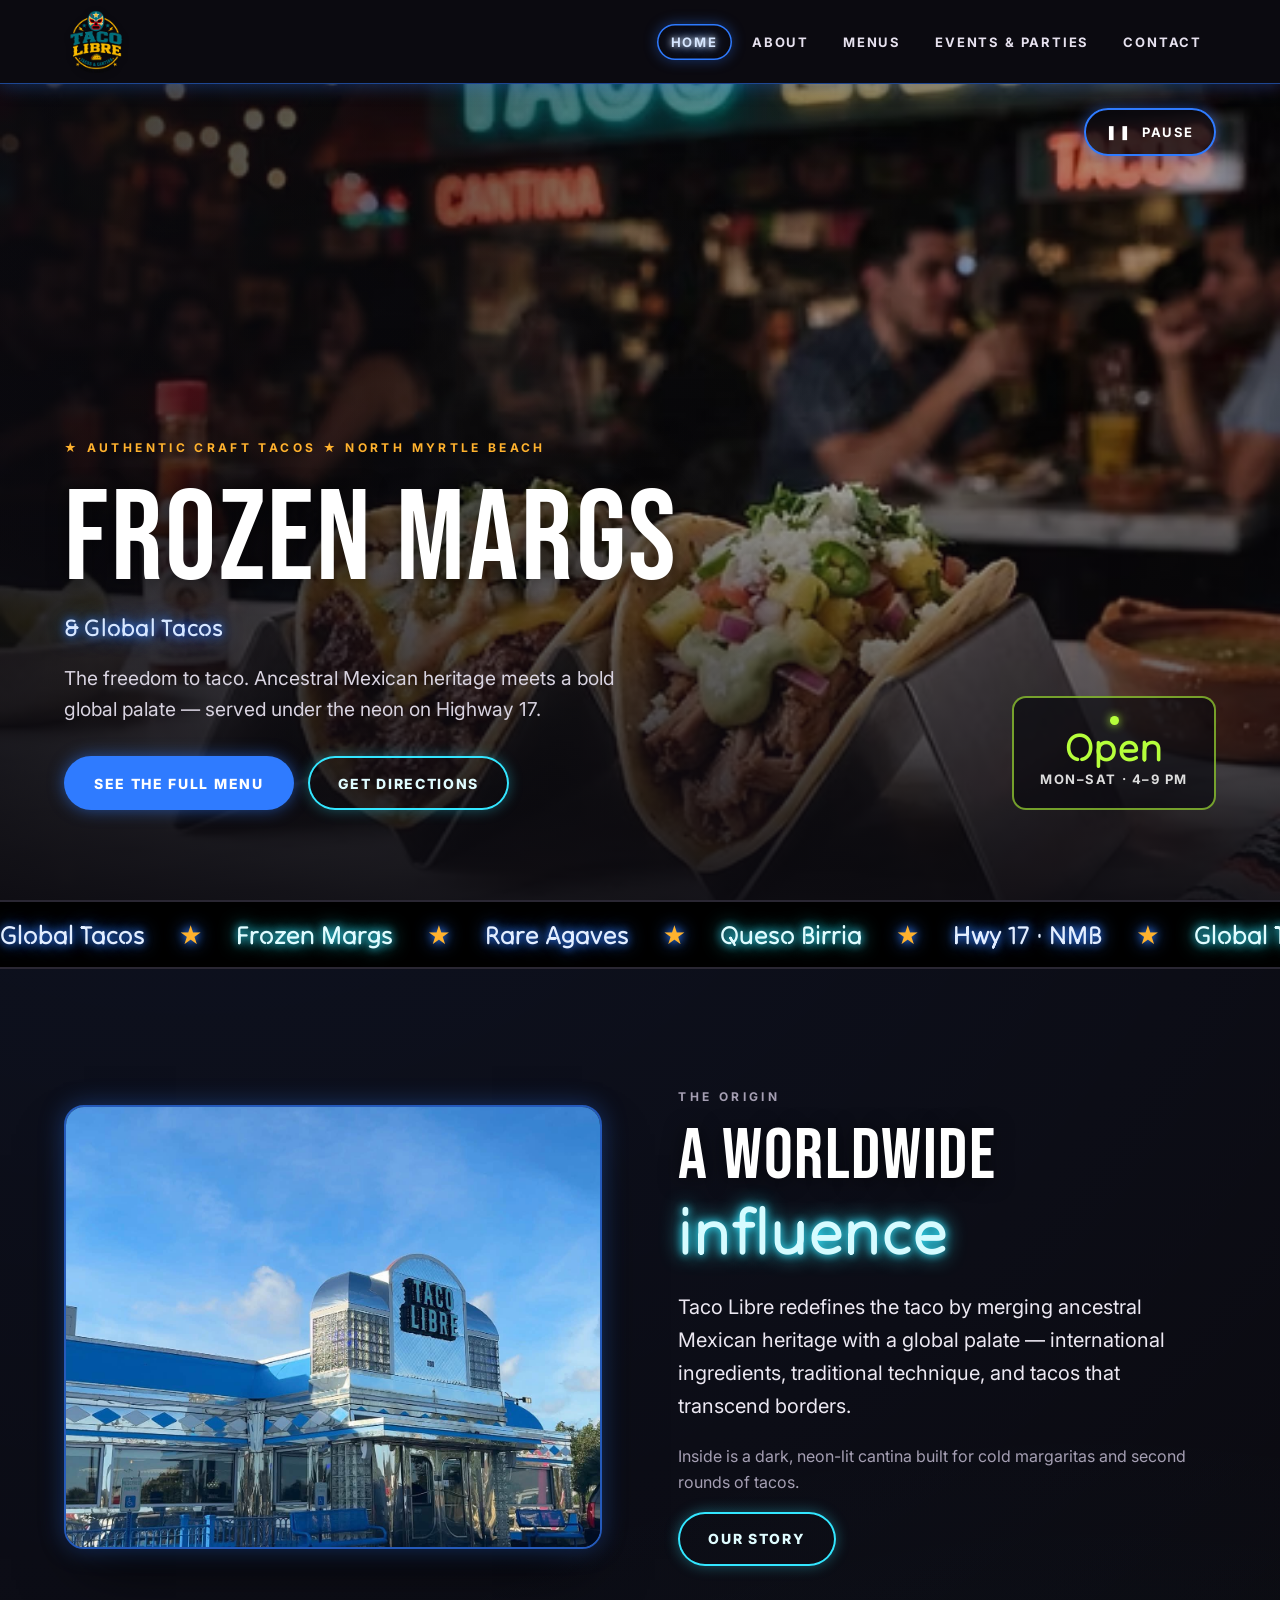
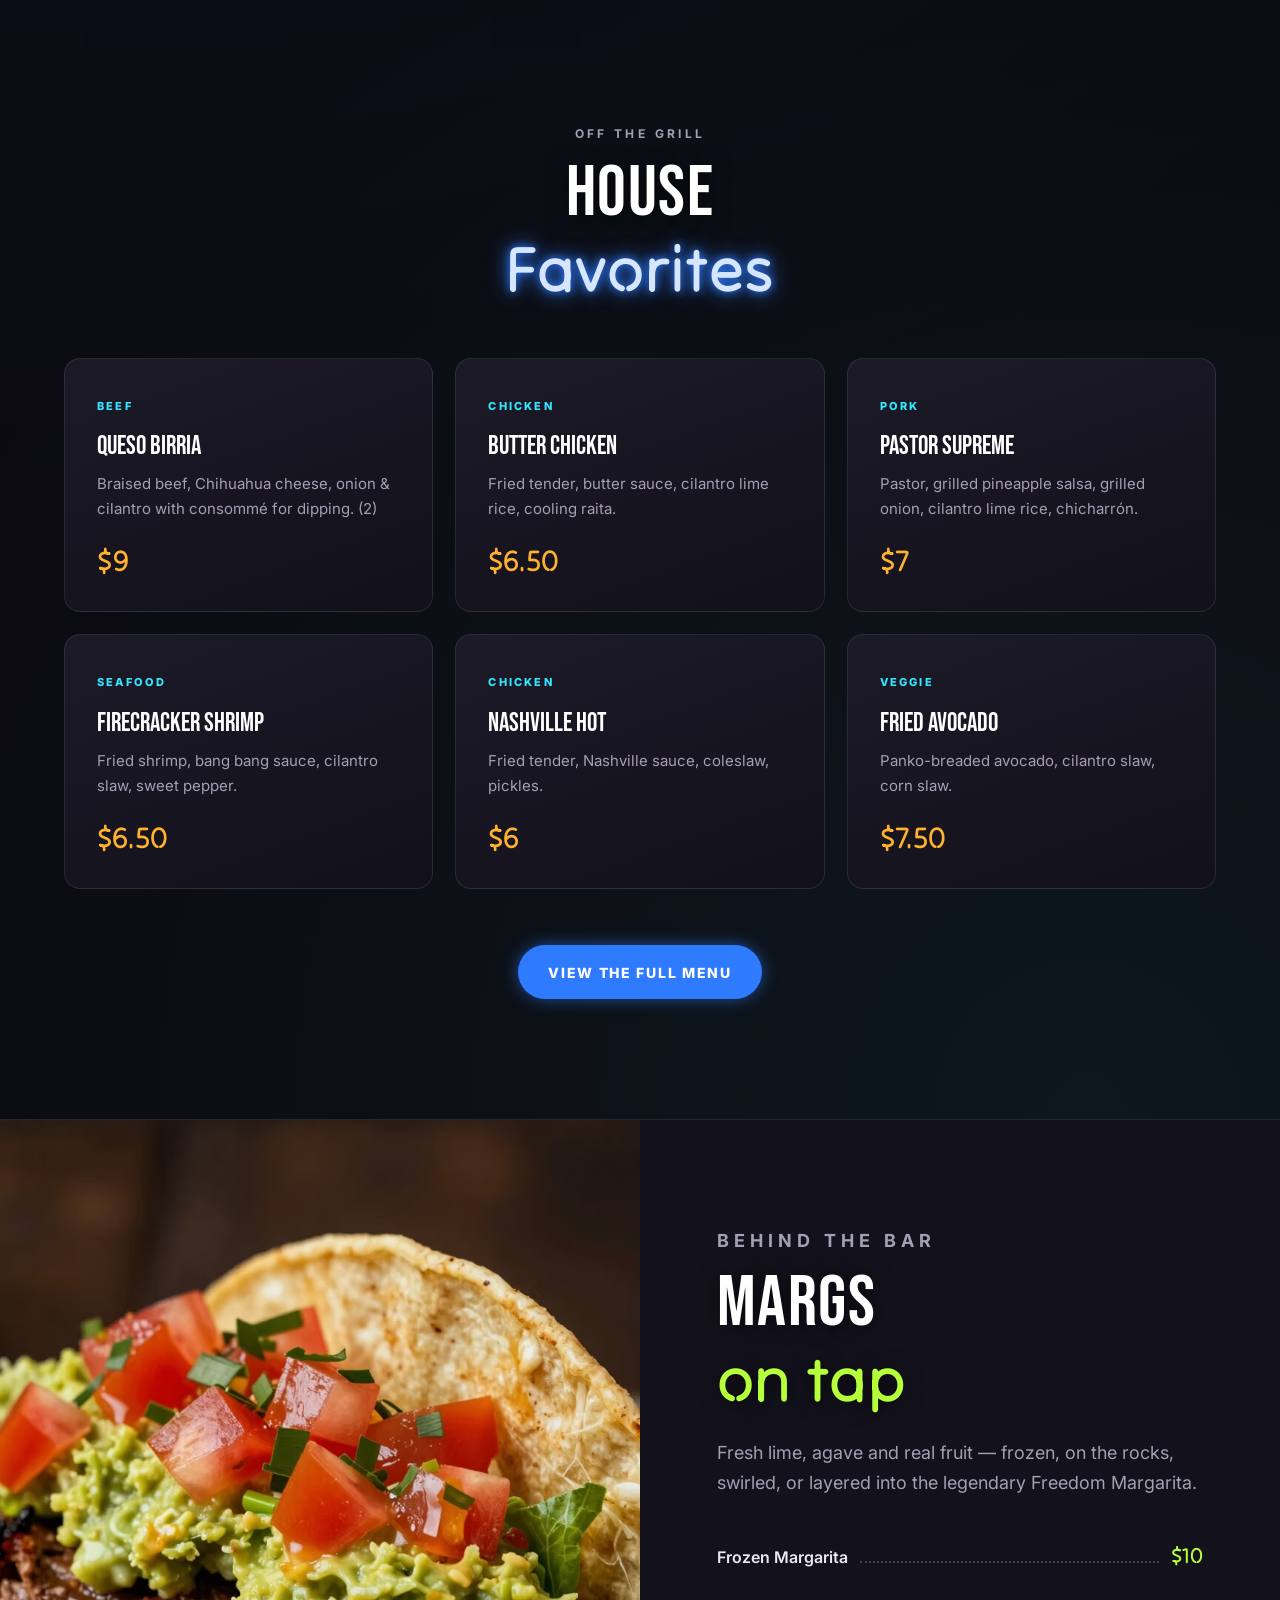
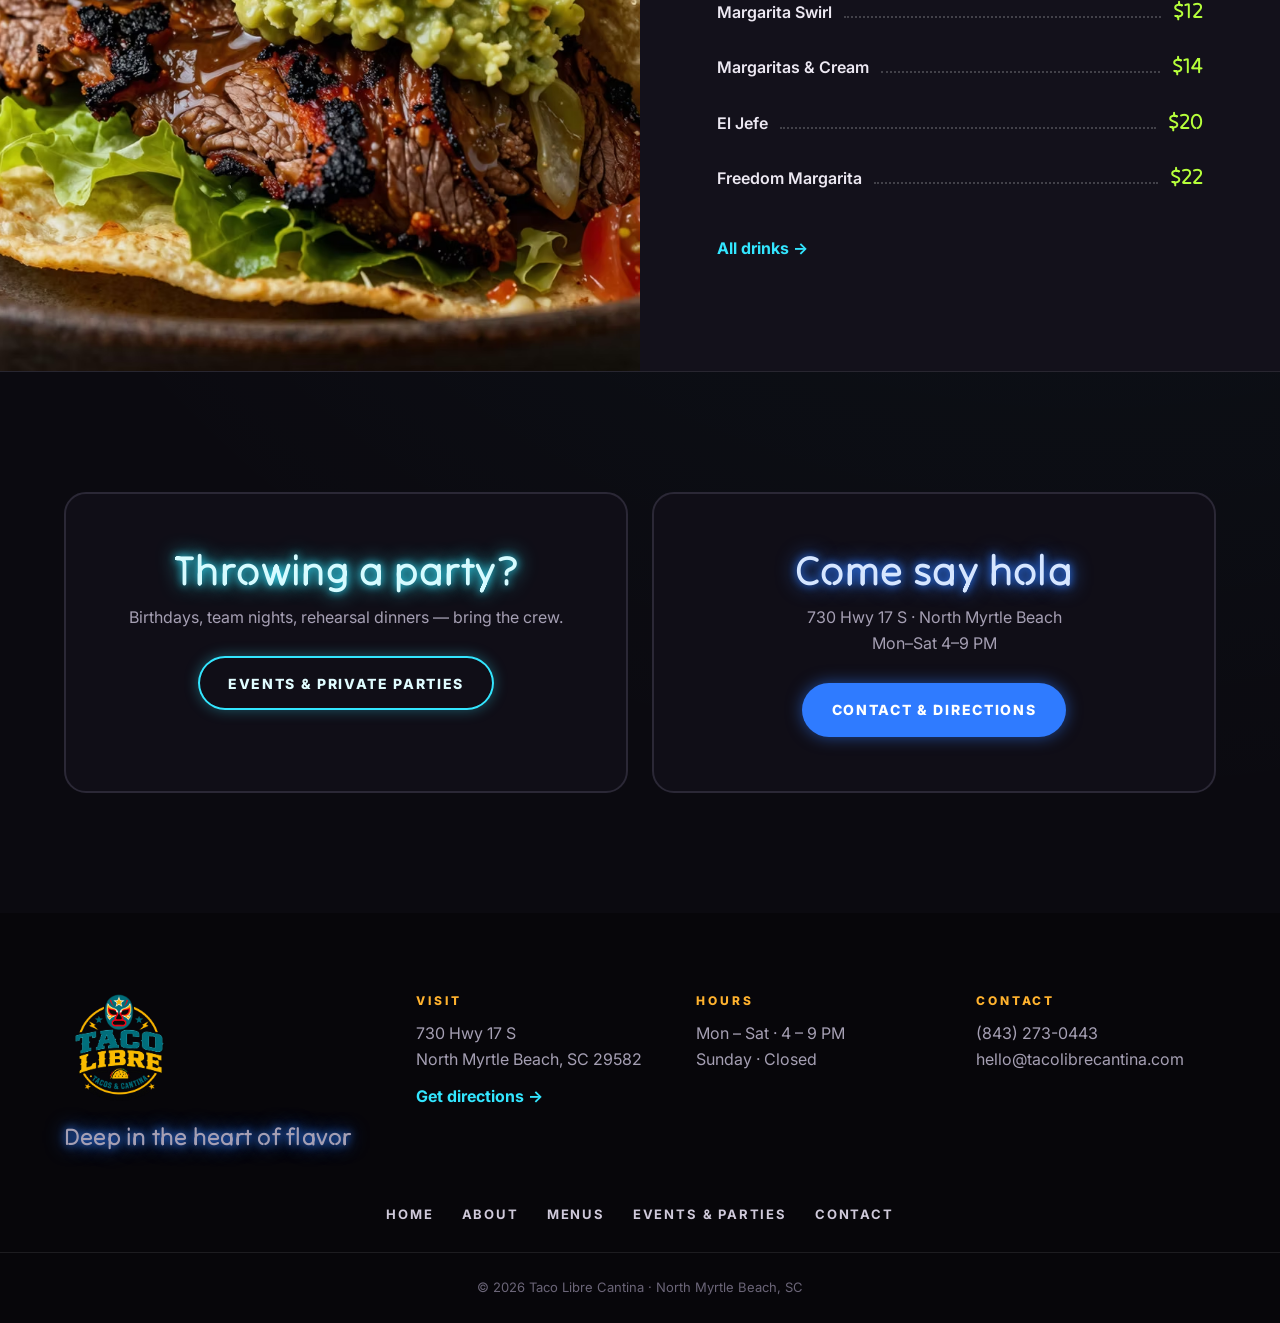
<file: index.html>
<!doctype html>
<html lang="en">
<head>
<meta charset="utf-8">
<meta name="viewport" content="width=device-width,initial-scale=1">
<title>Taco Libre Cantina | Frozen Margs &amp; Global Tacos · North Myrtle Beach</title>
<meta name="description" content="Globally inspired craft tacos and frozen margaritas on Hwy 17 in North Myrtle Beach, SC.">
<meta name="theme-color" content="#0b0a10">
<link rel="icon" href="taco libre logo.png">
<link rel="preconnect" href="https://fonts.googleapis.com"><link rel="preconnect" href="https://fonts.gstatic.com" crossorigin>
<link href="https://fonts.googleapis.com/css2?family=Bebas+Neue&family=Tilt+Neon&family=Inter:wght@400;500;600;700;800&display=swap" rel="stylesheet">
<link rel="stylesheet" href="styles.css">
</head>
<body class="home">
<a class="skip" href="#main">Skip to content</a>
<header class="site-header">
  <div class="header-bar">
    <a class="brand" href="index.html" aria-label="Taco Libre home"><img src="taco libre logo.png" alt="Taco Libre"></a>
    <nav class="nav" aria-label="Primary"><a href="index.html" class="active" aria-current="page">Home</a><a href="about.html">About</a><a href="menu.html">Menus</a><a href="events.html">Events & Parties</a><a href="contact.html">Contact</a></nav>
    <button class="nav-toggle" aria-label="Open menu" aria-expanded="false"><span></span><span></span><span></span></button>
  </div>
</header>
<main id="main">

<section class="hero">
  <video id="heroVideo" autoplay muted loop playsinline preload="auto" poster="taco 1.avif"><source src="taco libre video mobile format.mp4" type="video/mp4"></video>
  <div class="hero-shade"></div>
  <button class="video-btn" id="videoBtn" type="button" aria-label="Pause video" aria-pressed="true"><span class="vb-icon" aria-hidden="true">❚❚</span><span class="vb-text">Pause</span></button>
  <div class="hero-inner">
    <p class="kicker">★ Authentic Craft Tacos ★ North Myrtle Beach</p>
    <h1 class="hero-title"><span class="sign-xl">Frozen Margs</span><span class="neon-script pink big">&amp; Global Tacos</span></h1>
    <p class="sub">The freedom to taco. Ancestral Mexican heritage meets a bold global palate — served under the neon on Highway 17.</p>
    <div class="actions"><a class="btn btn-neon" href="menu.html">See the Full Menu</a><a class="btn btn-outline" href="https://maps.google.com/?q=Taco+Libre+730+Hwy+17+S+North+Myrtle+Beach+SC+29582" target="_blank" rel="noopener">Get Directions</a></div>
  </div>
  <div class="hours-sign" aria-label="Hours"><span class="open-dot"></span><b class="neon-script lime">Open</b><span>Mon–Sat · 4–9 PM</span></div>
</section>

<section class="marquee" aria-hidden="true"><div class="marquee-track"><span>Global Tacos</span><span>★</span><span>Frozen Margs</span><span>★</span><span>Rare Agaves</span><span>★</span><span>Queso Birria</span><span>★</span><span>Hwy 17 · NMB</span><span>★</span><span>Global Tacos</span><span>★</span><span>Frozen Margs</span><span>★</span><span>Rare Agaves</span><span>★</span><span>Queso Birria</span><span>★</span><span>Hwy 17 · NMB</span><span>★</span></div></section>

<section class="split section">
  <div class="frame neon-frame reveal"><img src="libre storefront.jpg" alt="Taco Libre storefront"></div>
  <div class="reveal">
    <p class="kicker">The Origin</p>
    <h2 class="sign">A worldwide <span class="neon-script cyan">influence</span></h2>
    <p class="lead">Taco Libre redefines the taco by merging ancestral Mexican heritage with a global palate — international ingredients, traditional technique, and tacos that transcend borders.</p>
    <p>Inside is a dark, neon-lit cantina built for cold margaritas and second rounds of tacos.</p>
    <a class="btn btn-outline" href="about.html">Our Story</a>
  </div>
</section>

<section class="section favs">
  <div class="center reveal"><p class="kicker">Off the Grill</p><h2 class="sign">House <span class="neon-script pink">Favorites</span></h2></div>
  <div class="fav-grid">
    <article class="fav reveal"><span class="fav-tag">Beef</span><h3>Queso Birria</h3><p>Braised beef, Chihuahua cheese, onion & cilantro with consommé for dipping. (2)</p><span class="fav-price">$9</span></article><article class="fav reveal"><span class="fav-tag">Chicken</span><h3>Butter Chicken</h3><p>Fried tender, butter sauce, cilantro lime rice, cooling raita.</p><span class="fav-price">$6.50</span></article><article class="fav reveal"><span class="fav-tag">Pork</span><h3>Pastor Supreme</h3><p>Pastor, grilled pineapple salsa, grilled onion, cilantro lime rice, chicharrón.</p><span class="fav-price">$7</span></article><article class="fav reveal"><span class="fav-tag">Seafood</span><h3>Firecracker Shrimp</h3><p>Fried shrimp, bang bang sauce, cilantro slaw, sweet pepper.</p><span class="fav-price">$6.50</span></article><article class="fav reveal"><span class="fav-tag">Chicken</span><h3>Nashville Hot</h3><p>Fried tender, Nashville sauce, coleslaw, pickles.</p><span class="fav-price">$6</span></article><article class="fav reveal"><span class="fav-tag">Veggie</span><h3>Fried Avocado</h3><p>Panko-breaded avocado, cilantro slaw, corn slaw.</p><span class="fav-price">$7.50</span></article>
  </div>
  <div class="center"><a class="btn btn-neon" href="menu.html">View the Full Menu</a></div>
</section>

<section class="margs">
  <div class="margs-img"><img src="taco 2.avif" alt="Tacos and margaritas at Taco Libre" loading="lazy"></div>
  <div class="margs-copy reveal">
    <p class="kicker">Behind the Bar</p>
    <h2 class="sign">Margs <span class="neon-script lime">on tap</span></h2>
    <p>Fresh lime, agave and real fruit — frozen, on the rocks, swirled, or layered into the legendary Freedom Margarita.</p>
    <ul class="price-list">
      <li><span>Frozen Margarita</span><i></i><b>$10</b></li>
      <li><span>Margarita Swirl</span><i></i><b>$12</b></li>
      <li><span>Margaritas & Cream</span><i></i><b>$14</b></li>
      <li><span>El Jefe</span><i></i><b>$20</b></li>
      <li><span>Freedom Margarita</span><i></i><b>$22</b></li>
    </ul>
    <a class="link" href="menu.html#margaritas">All drinks →</a>
  </div>
</section>

<section class="cta-strip section">
  <div class="cta-card reveal"><h3 class="neon-script cyan">Throwing a party?</h3><p>Birthdays, team nights, rehearsal dinners — bring the crew.</p><a class="btn btn-outline" href="events.html">Events & Private Parties</a></div>
  <div class="cta-card reveal"><h3 class="neon-script pink">Come say hola</h3><p>730 Hwy 17 S · North Myrtle Beach<br>Mon–Sat 4–9 PM</p><a class="btn btn-neon" href="contact.html">Contact & Directions</a></div>
</section>
</main>
<footer class="site-footer">
  <div class="footer-grid">
    <div class="footer-brand">
      <img src="taco libre logo.png" alt="Taco Libre">
      <p class="neon-script pink">Deep in the heart of flavor</p>
    </div>
    <div><h4>Visit</h4><p>730 Hwy 17 S<br>North Myrtle Beach, SC 29582</p><a class="link" href="https://maps.google.com/?q=Taco+Libre+730+Hwy+17+S+North+Myrtle+Beach+SC+29582" target="_blank" rel="noopener">Get directions →</a></div>
    <div><h4>Hours</h4><p>Mon – Sat · 4 – 9 PM<br>Sunday · Closed</p></div>
    <div><h4>Contact</h4><p><a href="tel:+18432730443">(843) 273-0443</a><br><a href="mailto:hello@tacolibrecantina.com">hello@tacolibrecantina.com</a></p></div>
  </div>
  <nav class="footer-nav"><a href="index.html">Home</a><a href="about.html">About</a><a href="menu.html">Menus</a><a href="events.html">Events & Parties</a><a href="contact.html">Contact</a></nav>
  <p class="copy">© <span class="year"></span> Taco Libre Cantina · North Myrtle Beach, SC</p>
</footer>
<script src="script.js"></script>
</body>
</html>
</file>
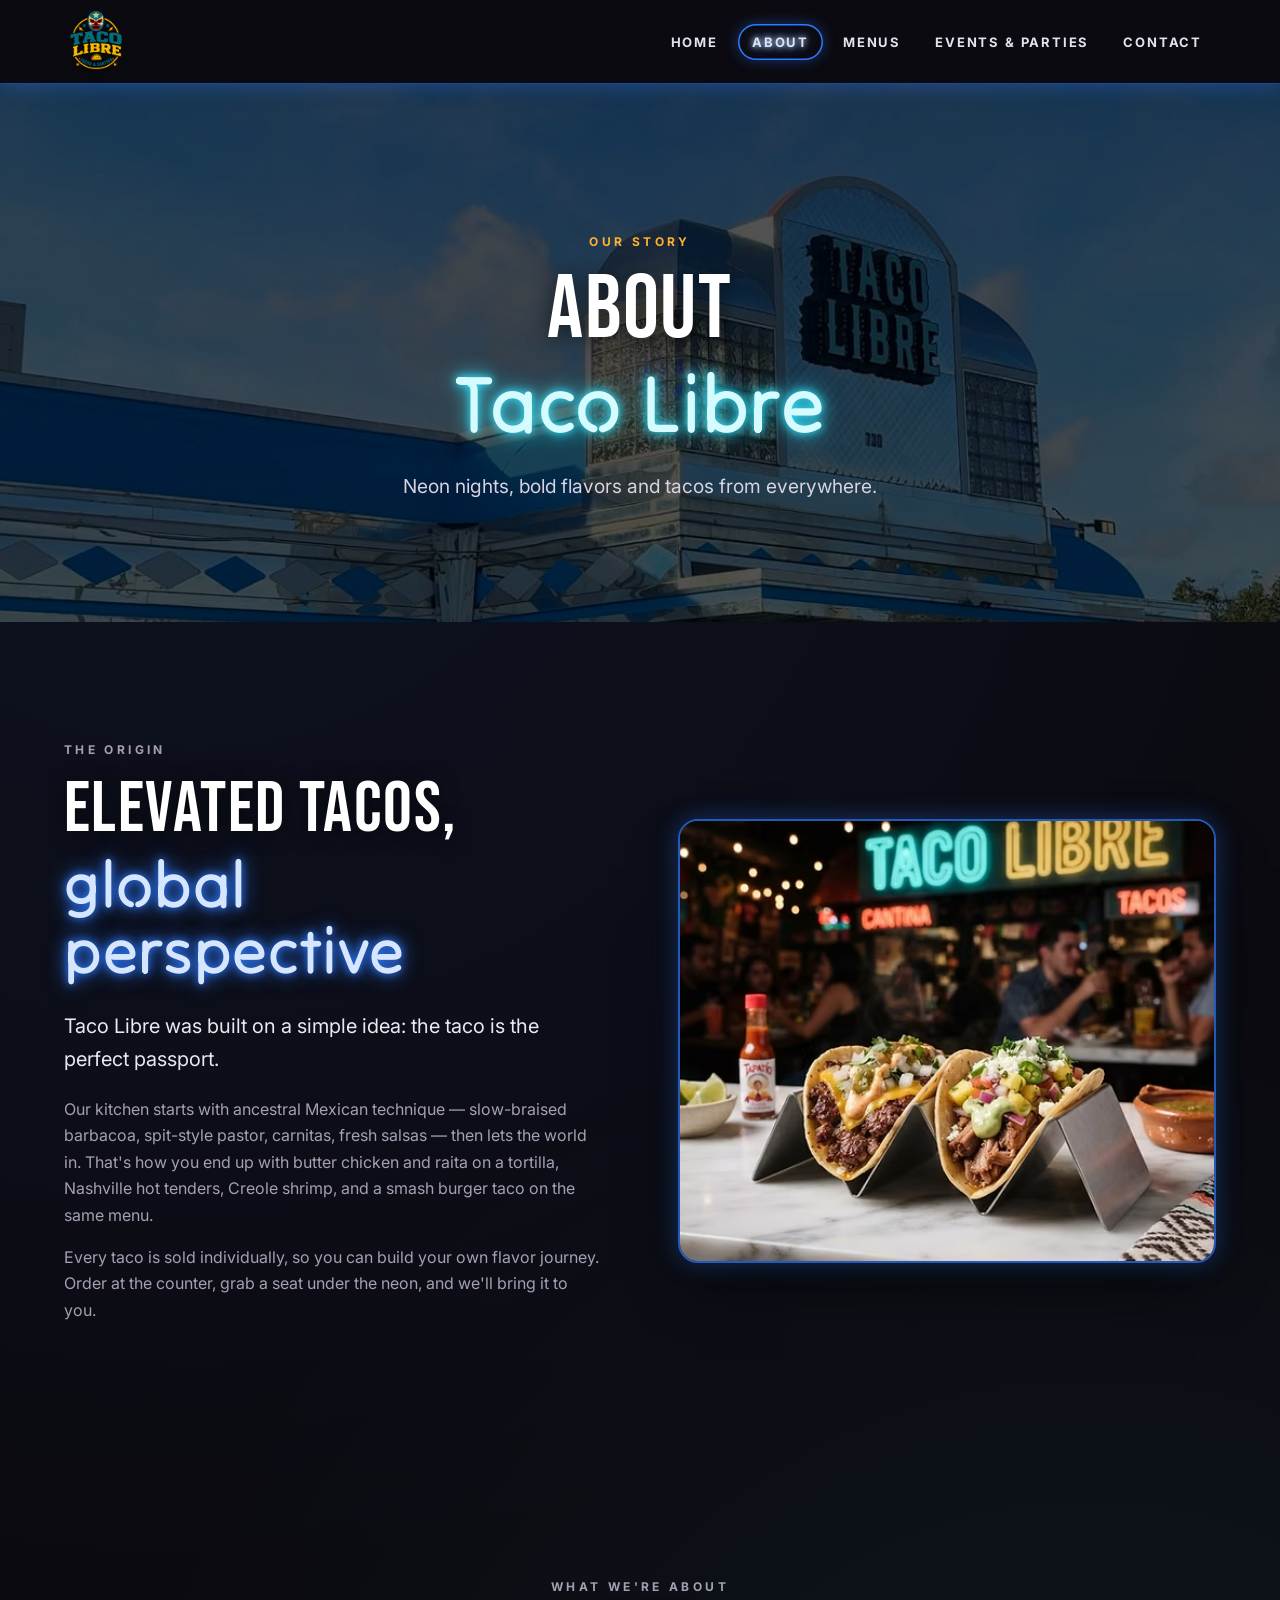
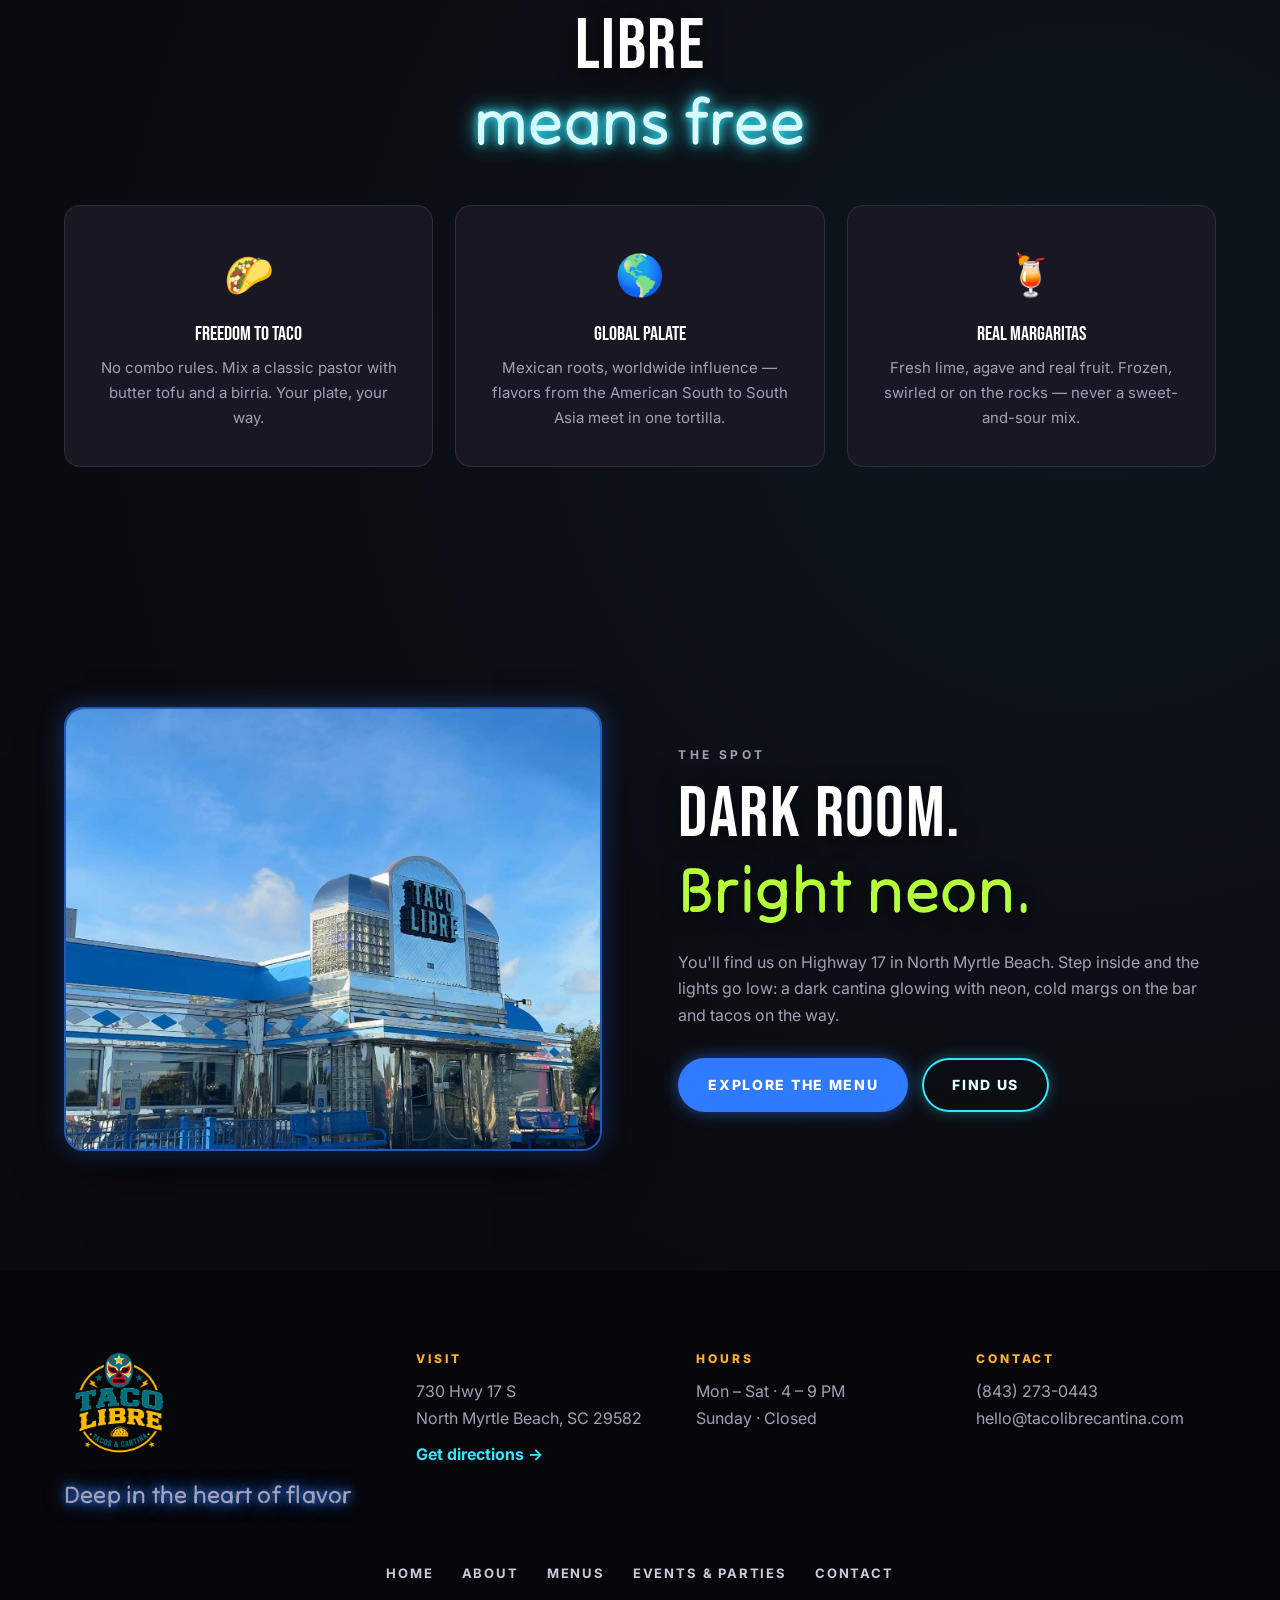
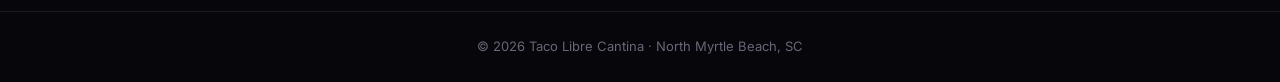
<file: about.html>
<!doctype html>
<html lang="en">
<head>
<meta charset="utf-8">
<meta name="viewport" content="width=device-width,initial-scale=1">
<title>About Us | Taco Libre Cantina</title>
<meta name="description" content="The story behind Taco Libre — ancestral Mexican technique with a global palate, served in a neon-lit cantina in North Myrtle Beach.">
<meta name="theme-color" content="#0b0a10">
<link rel="icon" href="taco libre logo.png">
<link rel="preconnect" href="https://fonts.googleapis.com"><link rel="preconnect" href="https://fonts.gstatic.com" crossorigin>
<link href="https://fonts.googleapis.com/css2?family=Bebas+Neue&family=Tilt+Neon&family=Inter:wght@400;500;600;700;800&display=swap" rel="stylesheet">
<link rel="stylesheet" href="styles.css">
</head>
<body class="">
<a class="skip" href="#main">Skip to content</a>
<header class="site-header">
  <div class="header-bar">
    <a class="brand" href="index.html" aria-label="Taco Libre home"><img src="taco libre logo.png" alt="Taco Libre"></a>
    <nav class="nav" aria-label="Primary"><a href="index.html">Home</a><a href="about.html" class="active" aria-current="page">About</a><a href="menu.html">Menus</a><a href="events.html">Events & Parties</a><a href="contact.html">Contact</a></nav>
    <button class="nav-toggle" aria-label="Open menu" aria-expanded="false"><span></span><span></span><span></span></button>
  </div>
</header>
<main id="main">

<section class="page-hero" style="--bg:url('libre storefront.jpg')">
  <div class="page-hero-inner">
    <p class="kicker">Our Story</p>
    <h1 class="sign">About <span class="neon-script cyan">Taco Libre</span></h1>
    <p class="sub">Neon nights, bold flavors and tacos from everywhere.</p>
  </div>
</section>

<section class="split section">
  <div class="reveal">
    <p class="kicker">The Origin</p>
    <h2 class="sign">Elevated tacos, <span class="neon-script pink">global perspective</span></h2>
    <p class="lead">Taco Libre was built on a simple idea: the taco is the perfect passport.</p>
    <p>Our kitchen starts with ancestral Mexican technique — slow-braised barbacoa, spit-style pastor, carnitas, fresh salsas — then lets the world in. That's how you end up with butter chicken and raita on a tortilla, Nashville hot tenders, Creole shrimp, and a smash burger taco on the same menu.</p>
    <p>Every taco is sold individually, so you can build your own flavor journey. Order at the counter, grab a seat under the neon, and we'll bring it to you.</p>
  </div>
  <div class="frame neon-frame reveal"><img src="taco 1.avif" alt="Taco Libre tacos" loading="lazy"></div>
</section>
<section class="section values">
  <div class="center reveal"><p class="kicker">What We're About</p><h2 class="sign">Libre <span class="neon-script cyan">means free</span></h2></div>
  <div class="value-grid">
    <div class="value reveal"><span class="v-icon">🌮</span><h3>Freedom to Taco</h3><p>No combo rules. Mix a classic pastor with butter tofu and a birria. Your plate, your way.</p></div>
    <div class="value reveal"><span class="v-icon">🌎</span><h3>Global Palate</h3><p>Mexican roots, worldwide influence — flavors from the American South to South Asia meet in one tortilla.</p></div>
    <div class="value reveal"><span class="v-icon">🍹</span><h3>Real Margaritas</h3><p>Fresh lime, agave and real fruit. Frozen, swirled or on the rocks — never a sweet-and-sour mix.</p></div>
  </div>
</section>
<section class="split section reverse">
  <div class="frame neon-frame reveal"><img src="libre storefront.jpg" alt="Taco Libre storefront" loading="lazy"></div>
  <div class="reveal">
    <p class="kicker">The Spot</p>
    <h2 class="sign">Dark room. <span class="neon-script lime">Bright neon.</span></h2>
    <p>You'll find us on Highway 17 in North Myrtle Beach. Step inside and the lights go low: a dark cantina glowing with neon, cold margs on the bar and tacos on the way.</p>
    <div class="actions"><a class="btn btn-neon" href="menu.html">Explore the Menu</a><a class="btn btn-outline" href="contact.html">Find Us</a></div>
  </div>
</section>
</main>
<footer class="site-footer">
  <div class="footer-grid">
    <div class="footer-brand">
      <img src="taco libre logo.png" alt="Taco Libre">
      <p class="neon-script pink">Deep in the heart of flavor</p>
    </div>
    <div><h4>Visit</h4><p>730 Hwy 17 S<br>North Myrtle Beach, SC 29582</p><a class="link" href="https://maps.google.com/?q=Taco+Libre+730+Hwy+17+S+North+Myrtle+Beach+SC+29582" target="_blank" rel="noopener">Get directions →</a></div>
    <div><h4>Hours</h4><p>Mon – Sat · 4 – 9 PM<br>Sunday · Closed</p></div>
    <div><h4>Contact</h4><p><a href="tel:+18432730443">(843) 273-0443</a><br><a href="mailto:hello@tacolibrecantina.com">hello@tacolibrecantina.com</a></p></div>
  </div>
  <nav class="footer-nav"><a href="index.html">Home</a><a href="about.html">About</a><a href="menu.html">Menus</a><a href="events.html">Events & Parties</a><a href="contact.html">Contact</a></nav>
  <p class="copy">© <span class="year"></span> Taco Libre Cantina · North Myrtle Beach, SC</p>
</footer>
<script src="script.js"></script>
</body>
</html>
</file>
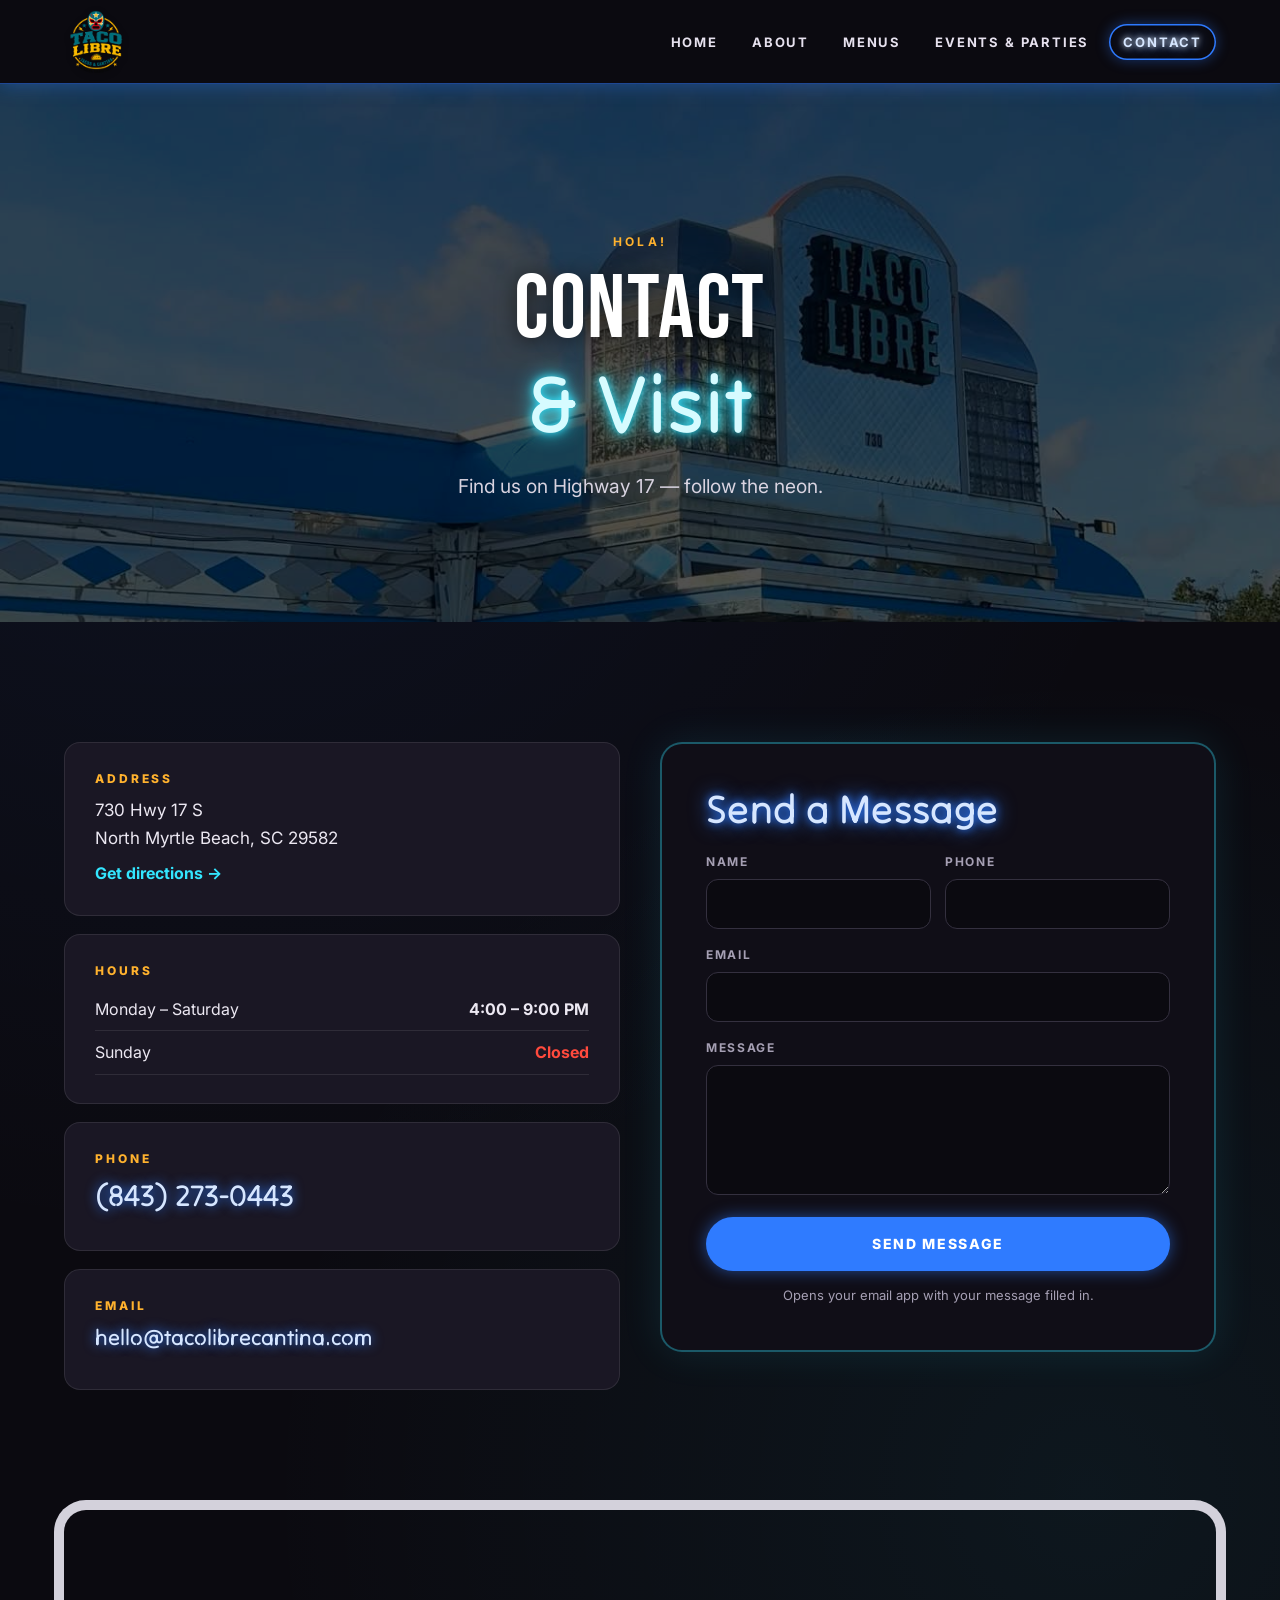
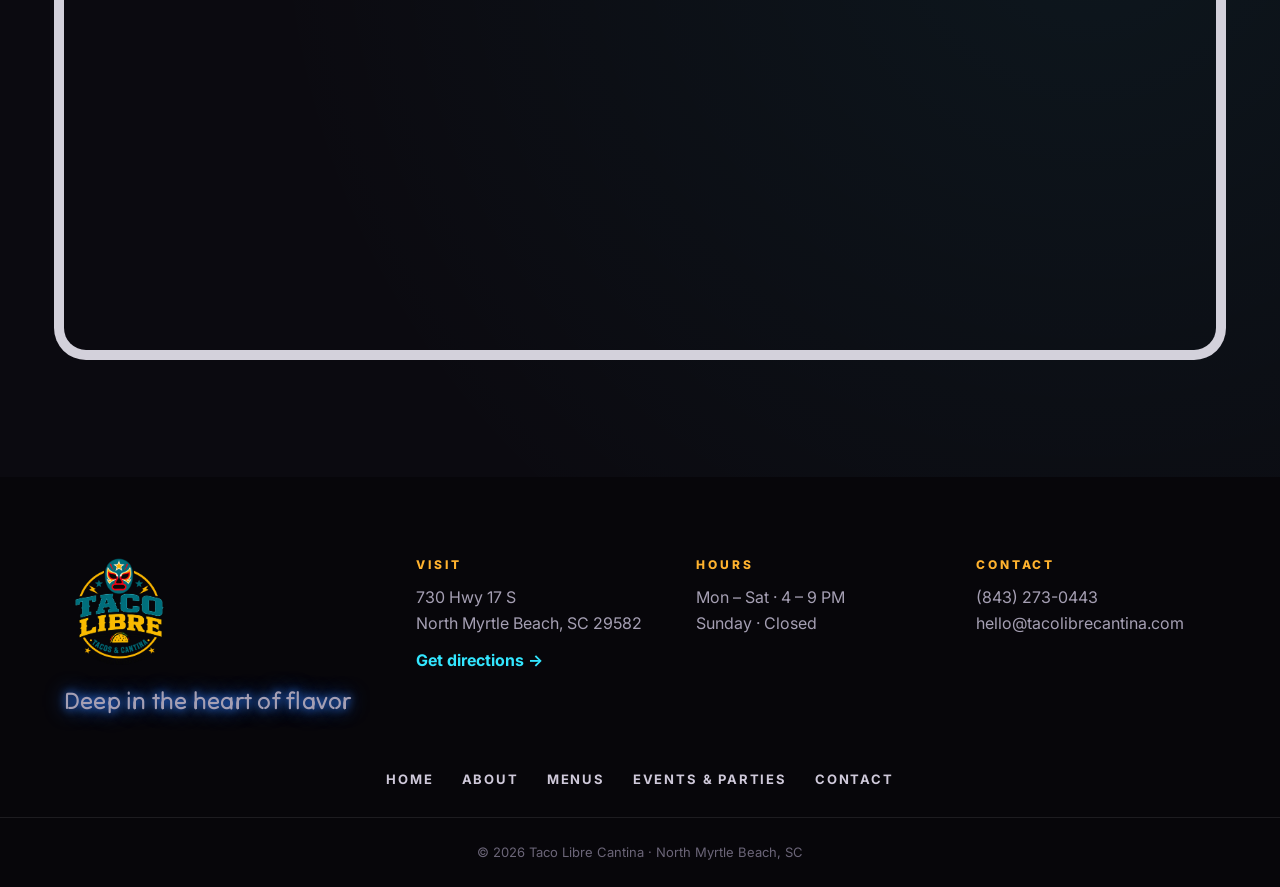
<file: contact.html>
<!doctype html>
<html lang="en">
<head>
<meta charset="utf-8">
<meta name="viewport" content="width=device-width,initial-scale=1">
<title>Contact | Taco Libre Cantina</title>
<meta name="description" content="Address, hours, phone and email for Taco Libre, 730 Hwy 17 S, North Myrtle Beach, SC.">
<meta name="theme-color" content="#0b0a10">
<link rel="icon" href="taco libre logo.png">
<link rel="preconnect" href="https://fonts.googleapis.com"><link rel="preconnect" href="https://fonts.gstatic.com" crossorigin>
<link href="https://fonts.googleapis.com/css2?family=Bebas+Neue&family=Tilt+Neon&family=Inter:wght@400;500;600;700;800&display=swap" rel="stylesheet">
<link rel="stylesheet" href="styles.css">
</head>
<body class="">
<a class="skip" href="#main">Skip to content</a>
<header class="site-header">
  <div class="header-bar">
    <a class="brand" href="index.html" aria-label="Taco Libre home"><img src="taco libre logo.png" alt="Taco Libre"></a>
    <nav class="nav" aria-label="Primary"><a href="index.html">Home</a><a href="about.html">About</a><a href="menu.html">Menus</a><a href="events.html">Events & Parties</a><a href="contact.html" class="active" aria-current="page">Contact</a></nav>
    <button class="nav-toggle" aria-label="Open menu" aria-expanded="false"><span></span><span></span><span></span></button>
  </div>
</header>
<main id="main">

<section class="page-hero" style="--bg:url('libre storefront.jpg')">
  <div class="page-hero-inner">
    <p class="kicker">Hola!</p>
    <h1 class="sign">Contact <span class="neon-script cyan">& Visit</span></h1>
    <p class="sub">Find us on Highway 17 — follow the neon.</p>
  </div>
</section>

<section class="section contact-grid">
  <div class="info-cards">
    <div class="info reveal"><h4>Address</h4><p>730 Hwy 17 S<br>North Myrtle Beach, SC 29582</p><a class="link" href="https://maps.google.com/?q=Taco+Libre+730+Hwy+17+S+North+Myrtle+Beach+SC+29582" target="_blank" rel="noopener">Get directions →</a></div>
    <div class="info reveal"><h4>Hours</h4><table class="hours"><tr><td>Monday – Saturday</td><td>4:00 – 9:00 PM</td></tr><tr><td>Sunday</td><td class="closed">Closed</td></tr></table></div>
    <div class="info reveal"><h4>Phone</h4><p><a class="big-link" href="tel:+18432730443">(843) 273-0443</a></p></div>
    <div class="info reveal"><h4>Email</h4><p><a class="big-link sm" href="mailto:hello@tacolibrecantina.com">hello@tacolibrecantina.com</a></p></div>
  </div>
  <form class="neon-form reveal" data-mailto="hello@tacolibrecantina.com" data-subject="Website Message">
    <h3 class="neon-script pink">Send a Message</h3>
    <div class="row"><label>Name<input name="Name" required></label><label>Phone<input name="Phone" type="tel"></label></div>
    <label>Email<input name="Email" type="email" required></label>
    <label>Message<textarea name="Message" rows="5" required></textarea></label>
    <button class="btn btn-neon" type="submit">Send Message</button>
    <p class="form-note">Opens your email app with your message filled in.</p>
  </form>
</section>
<section class="map-wrap">
  <iframe title="Map to Taco Libre" loading="lazy" referrerpolicy="no-referrer-when-downgrade" src="https://maps.google.com/maps?q=730%20Hwy%2017%20S%2C%20North%20Myrtle%20Beach%2C%20SC%2029582&z=15&output=embed"></iframe>
</section>
</main>
<footer class="site-footer">
  <div class="footer-grid">
    <div class="footer-brand">
      <img src="taco libre logo.png" alt="Taco Libre">
      <p class="neon-script pink">Deep in the heart of flavor</p>
    </div>
    <div><h4>Visit</h4><p>730 Hwy 17 S<br>North Myrtle Beach, SC 29582</p><a class="link" href="https://maps.google.com/?q=Taco+Libre+730+Hwy+17+S+North+Myrtle+Beach+SC+29582" target="_blank" rel="noopener">Get directions →</a></div>
    <div><h4>Hours</h4><p>Mon – Sat · 4 – 9 PM<br>Sunday · Closed</p></div>
    <div><h4>Contact</h4><p><a href="tel:+18432730443">(843) 273-0443</a><br><a href="mailto:hello@tacolibrecantina.com">hello@tacolibrecantina.com</a></p></div>
  </div>
  <nav class="footer-nav"><a href="index.html">Home</a><a href="about.html">About</a><a href="menu.html">Menus</a><a href="events.html">Events & Parties</a><a href="contact.html">Contact</a></nav>
  <p class="copy">© <span class="year"></span> Taco Libre Cantina · North Myrtle Beach, SC</p>
</footer>
<script src="script.js"></script>
</body>
</html>
</file>
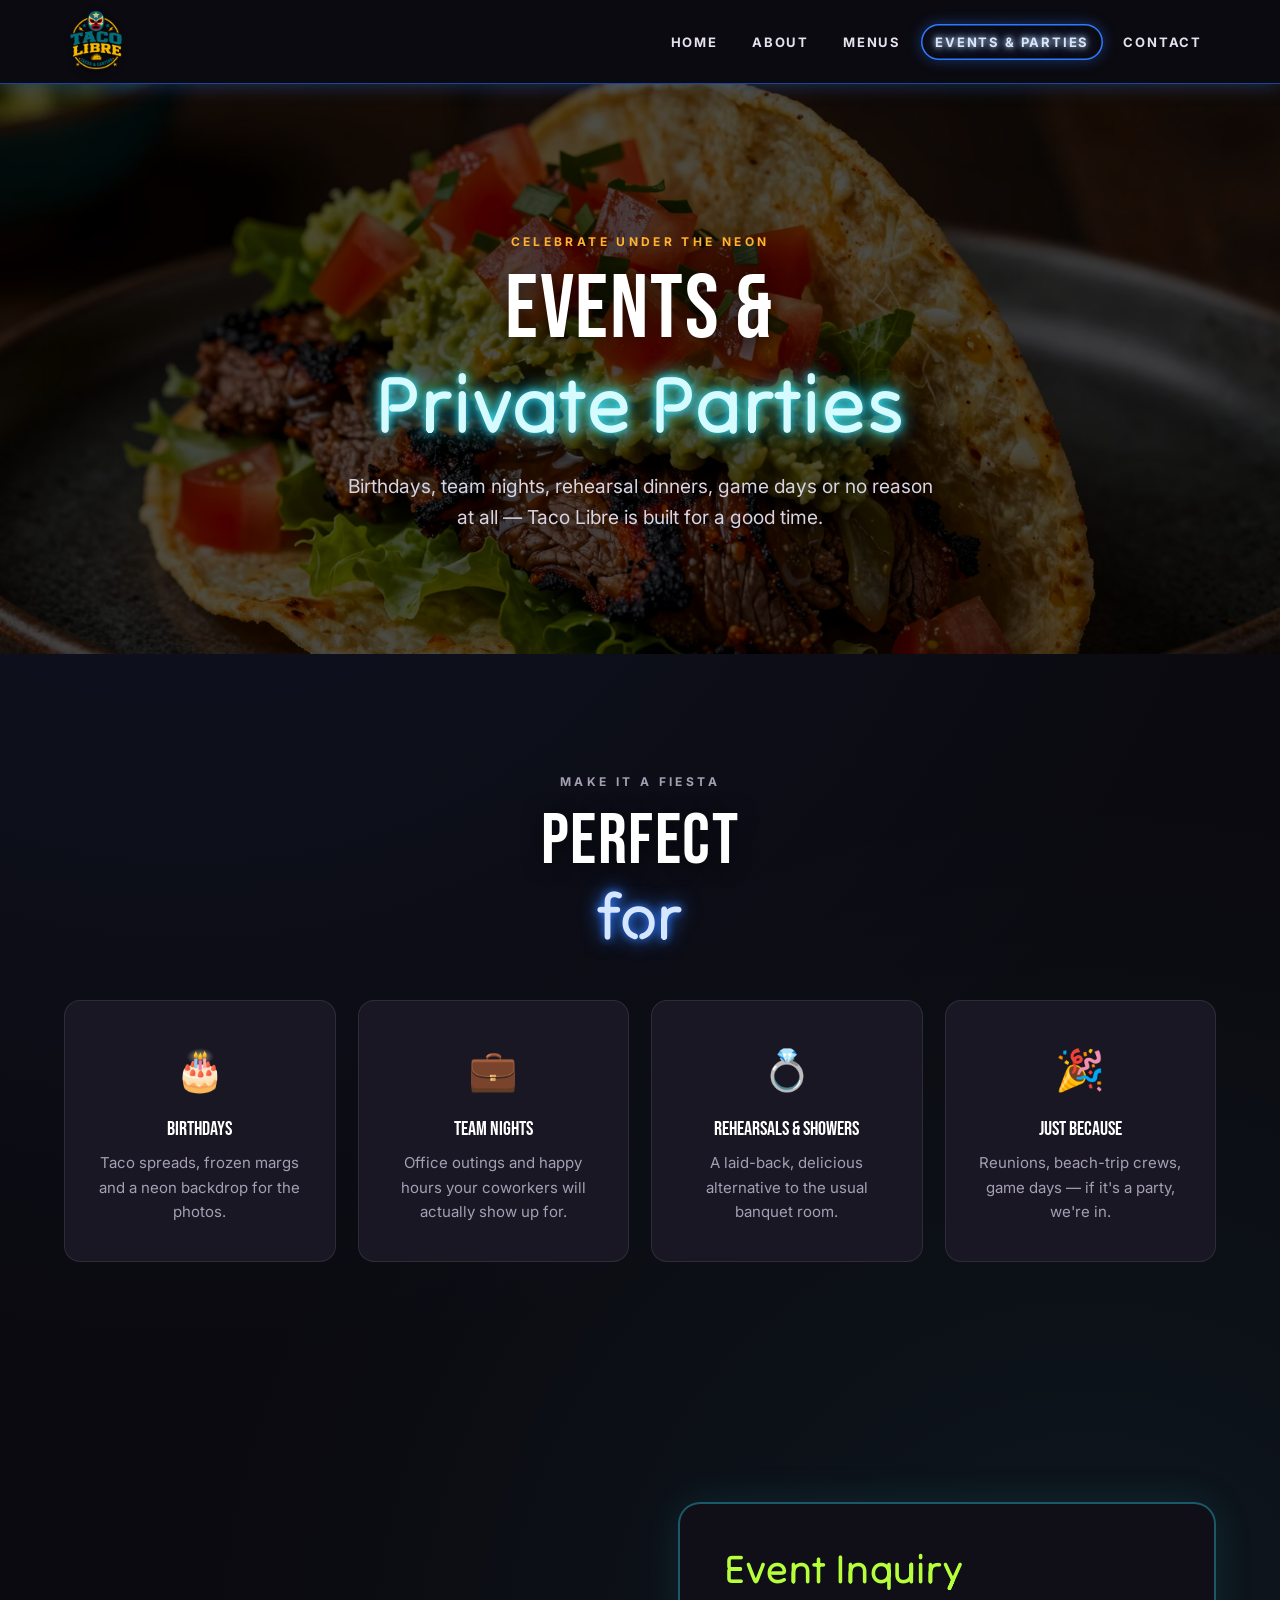
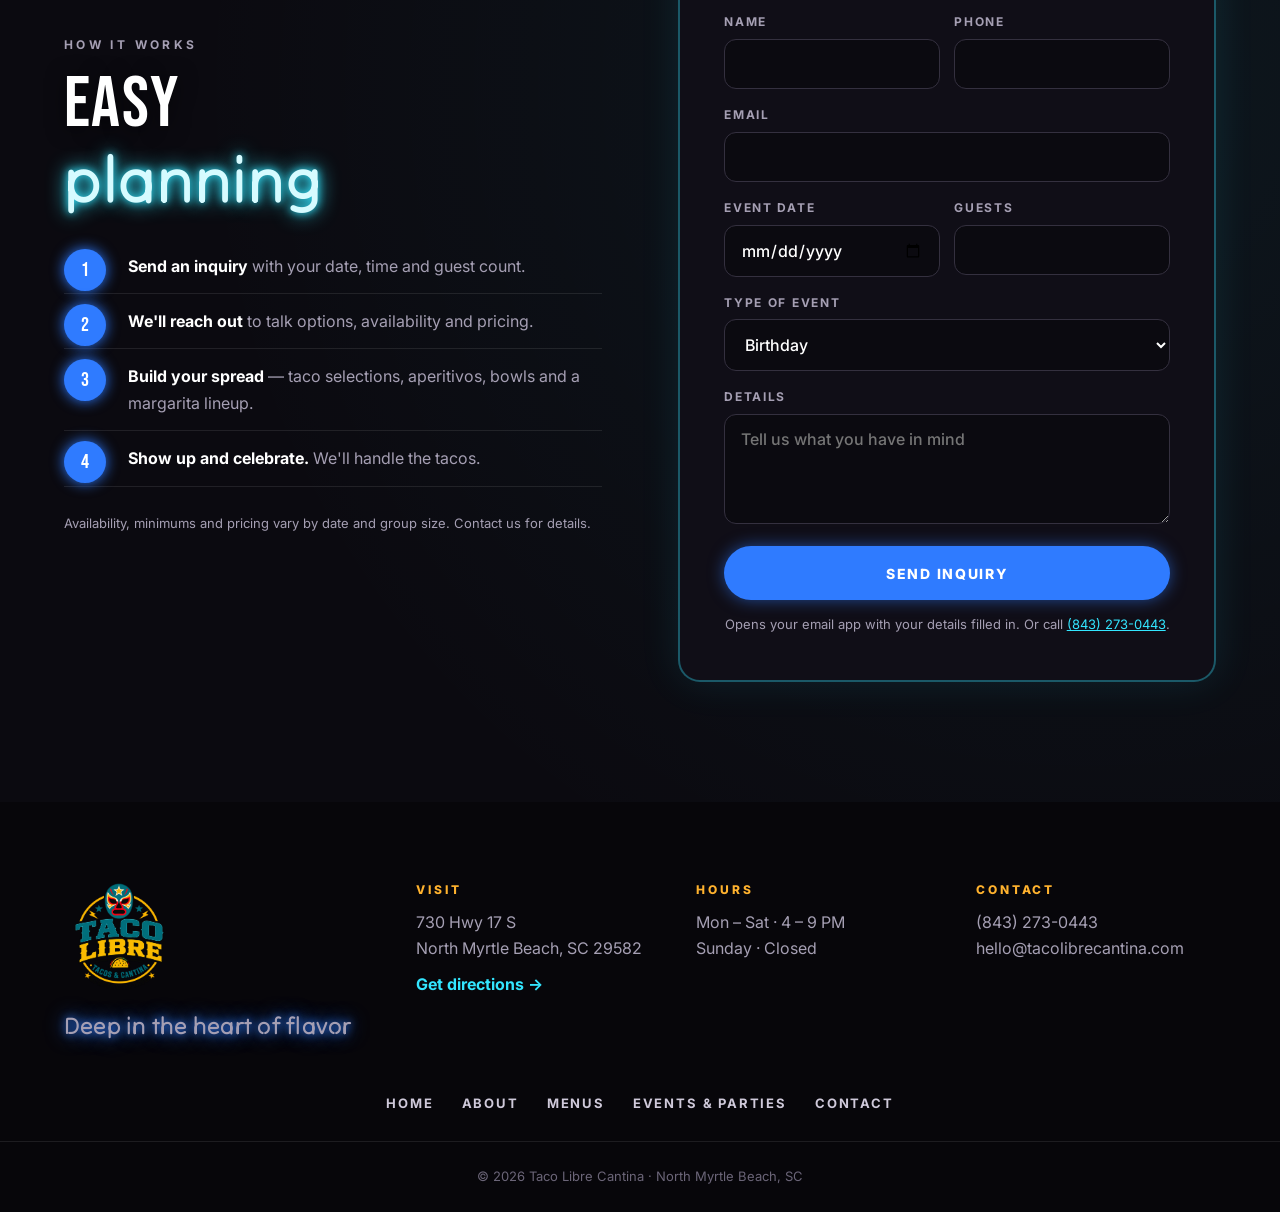
<file: events.html>
<!doctype html>
<html lang="en">
<head>
<meta charset="utf-8">
<meta name="viewport" content="width=device-width,initial-scale=1">
<title>Events &amp; Private Parties | Taco Libre Cantina</title>
<meta name="description" content="Host your birthday, team night or celebration at Taco Libre in North Myrtle Beach.">
<meta name="theme-color" content="#0b0a10">
<link rel="icon" href="taco libre logo.png">
<link rel="preconnect" href="https://fonts.googleapis.com"><link rel="preconnect" href="https://fonts.gstatic.com" crossorigin>
<link href="https://fonts.googleapis.com/css2?family=Bebas+Neue&family=Tilt+Neon&family=Inter:wght@400;500;600;700;800&display=swap" rel="stylesheet">
<link rel="stylesheet" href="styles.css">
</head>
<body class="">
<a class="skip" href="#main">Skip to content</a>
<header class="site-header">
  <div class="header-bar">
    <a class="brand" href="index.html" aria-label="Taco Libre home"><img src="taco libre logo.png" alt="Taco Libre"></a>
    <nav class="nav" aria-label="Primary"><a href="index.html">Home</a><a href="about.html">About</a><a href="menu.html">Menus</a><a href="events.html" class="active" aria-current="page">Events & Parties</a><a href="contact.html">Contact</a></nav>
    <button class="nav-toggle" aria-label="Open menu" aria-expanded="false"><span></span><span></span><span></span></button>
  </div>
</header>
<main id="main">

<section class="page-hero" style="--bg:url('taco 2.avif')">
  <div class="page-hero-inner">
    <p class="kicker">Celebrate Under the Neon</p>
    <h1 class="sign">Events & <span class="neon-script cyan">Private Parties</span></h1>
    <p class="sub">Birthdays, team nights, rehearsal dinners, game days or no reason at all — Taco Libre is built for a good time.</p>
  </div>
</section>

<section class="section">
  <div class="center reveal"><p class="kicker">Make It a Fiesta</p><h2 class="sign">Perfect <span class="neon-script pink">for</span></h2></div>
  <div class="value-grid four">
    <div class="value reveal"><span class="v-icon">🎂</span><h3>Birthdays</h3><p>Taco spreads, frozen margs and a neon backdrop for the photos.</p></div>
    <div class="value reveal"><span class="v-icon">💼</span><h3>Team Nights</h3><p>Office outings and happy hours your coworkers will actually show up for.</p></div>
    <div class="value reveal"><span class="v-icon">💍</span><h3>Rehearsals & Showers</h3><p>A laid-back, delicious alternative to the usual banquet room.</p></div>
    <div class="value reveal"><span class="v-icon">🎉</span><h3>Just Because</h3><p>Reunions, beach-trip crews, game days — if it's a party, we're in.</p></div>
  </div>
</section>
<section class="section split">
  <div class="reveal">
    <p class="kicker">How It Works</p>
    <h2 class="sign">Easy <span class="neon-script cyan">planning</span></h2>
    <ol class="how">
      <li><b>Send an inquiry</b> with your date, time and guest count.</li>
      <li><b>We'll reach out</b> to talk options, availability and pricing.</li>
      <li><b>Build your spread</b> — taco selections, aperitivos, bowls and a margarita lineup.</li>
      <li><b>Show up and celebrate.</b> We'll handle the tacos.</li>
    </ol>
    <p class="fine-left">Availability, minimums and pricing vary by date and group size. Contact us for details.</p>
  </div>
  <form class="neon-form reveal" data-mailto="hello@tacolibrecantina.com" data-subject="Private Event Inquiry">
    <h3 class="neon-script lime">Event Inquiry</h3>
    <div class="row"><label>Name<input name="Name" required></label><label>Phone<input name="Phone" type="tel"></label></div>
    <label>Email<input name="Email" type="email" required></label>
    <div class="row"><label>Event date<input name="Event date" type="date"></label><label>Guests<input name="Guest count" type="number" min="1"></label></div>
    <label>Type of event<select name="Event type"><option>Birthday</option><option>Team / corporate</option><option>Rehearsal / shower</option><option>Other</option></select></label>
    <label>Details<textarea name="Details" rows="4" placeholder="Tell us what you have in mind"></textarea></label>
    <button class="btn btn-neon" type="submit">Send Inquiry</button>
    <p class="form-note">Opens your email app with your details filled in. Or call <a href="tel:+18432730443">(843) 273-0443</a>.</p>
  </form>
</section>
</main>
<footer class="site-footer">
  <div class="footer-grid">
    <div class="footer-brand">
      <img src="taco libre logo.png" alt="Taco Libre">
      <p class="neon-script pink">Deep in the heart of flavor</p>
    </div>
    <div><h4>Visit</h4><p>730 Hwy 17 S<br>North Myrtle Beach, SC 29582</p><a class="link" href="https://maps.google.com/?q=Taco+Libre+730+Hwy+17+S+North+Myrtle+Beach+SC+29582" target="_blank" rel="noopener">Get directions →</a></div>
    <div><h4>Hours</h4><p>Mon – Sat · 4 – 9 PM<br>Sunday · Closed</p></div>
    <div><h4>Contact</h4><p><a href="tel:+18432730443">(843) 273-0443</a><br><a href="mailto:hello@tacolibrecantina.com">hello@tacolibrecantina.com</a></p></div>
  </div>
  <nav class="footer-nav"><a href="index.html">Home</a><a href="about.html">About</a><a href="menu.html">Menus</a><a href="events.html">Events & Parties</a><a href="contact.html">Contact</a></nav>
  <p class="copy">© <span class="year"></span> Taco Libre Cantina · North Myrtle Beach, SC</p>
</footer>
<script src="script.js"></script>
</body>
</html>
</file>
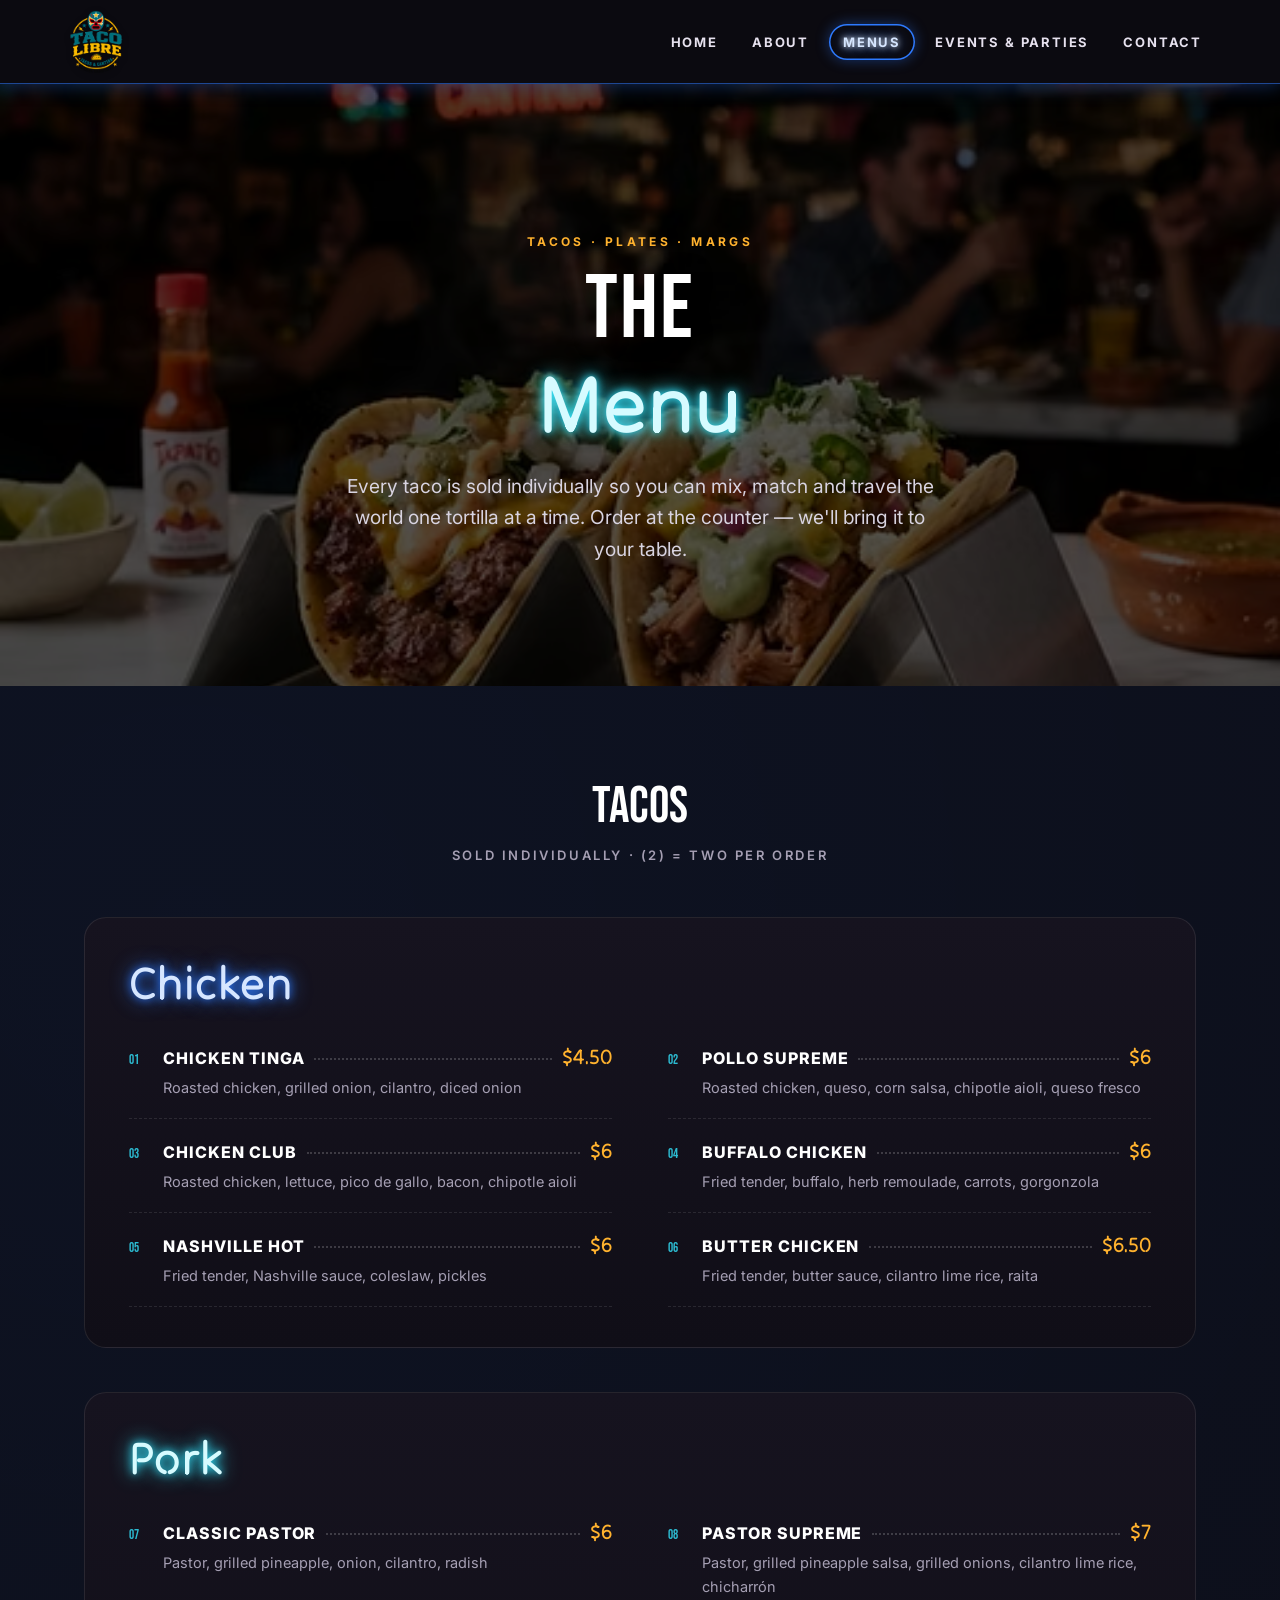
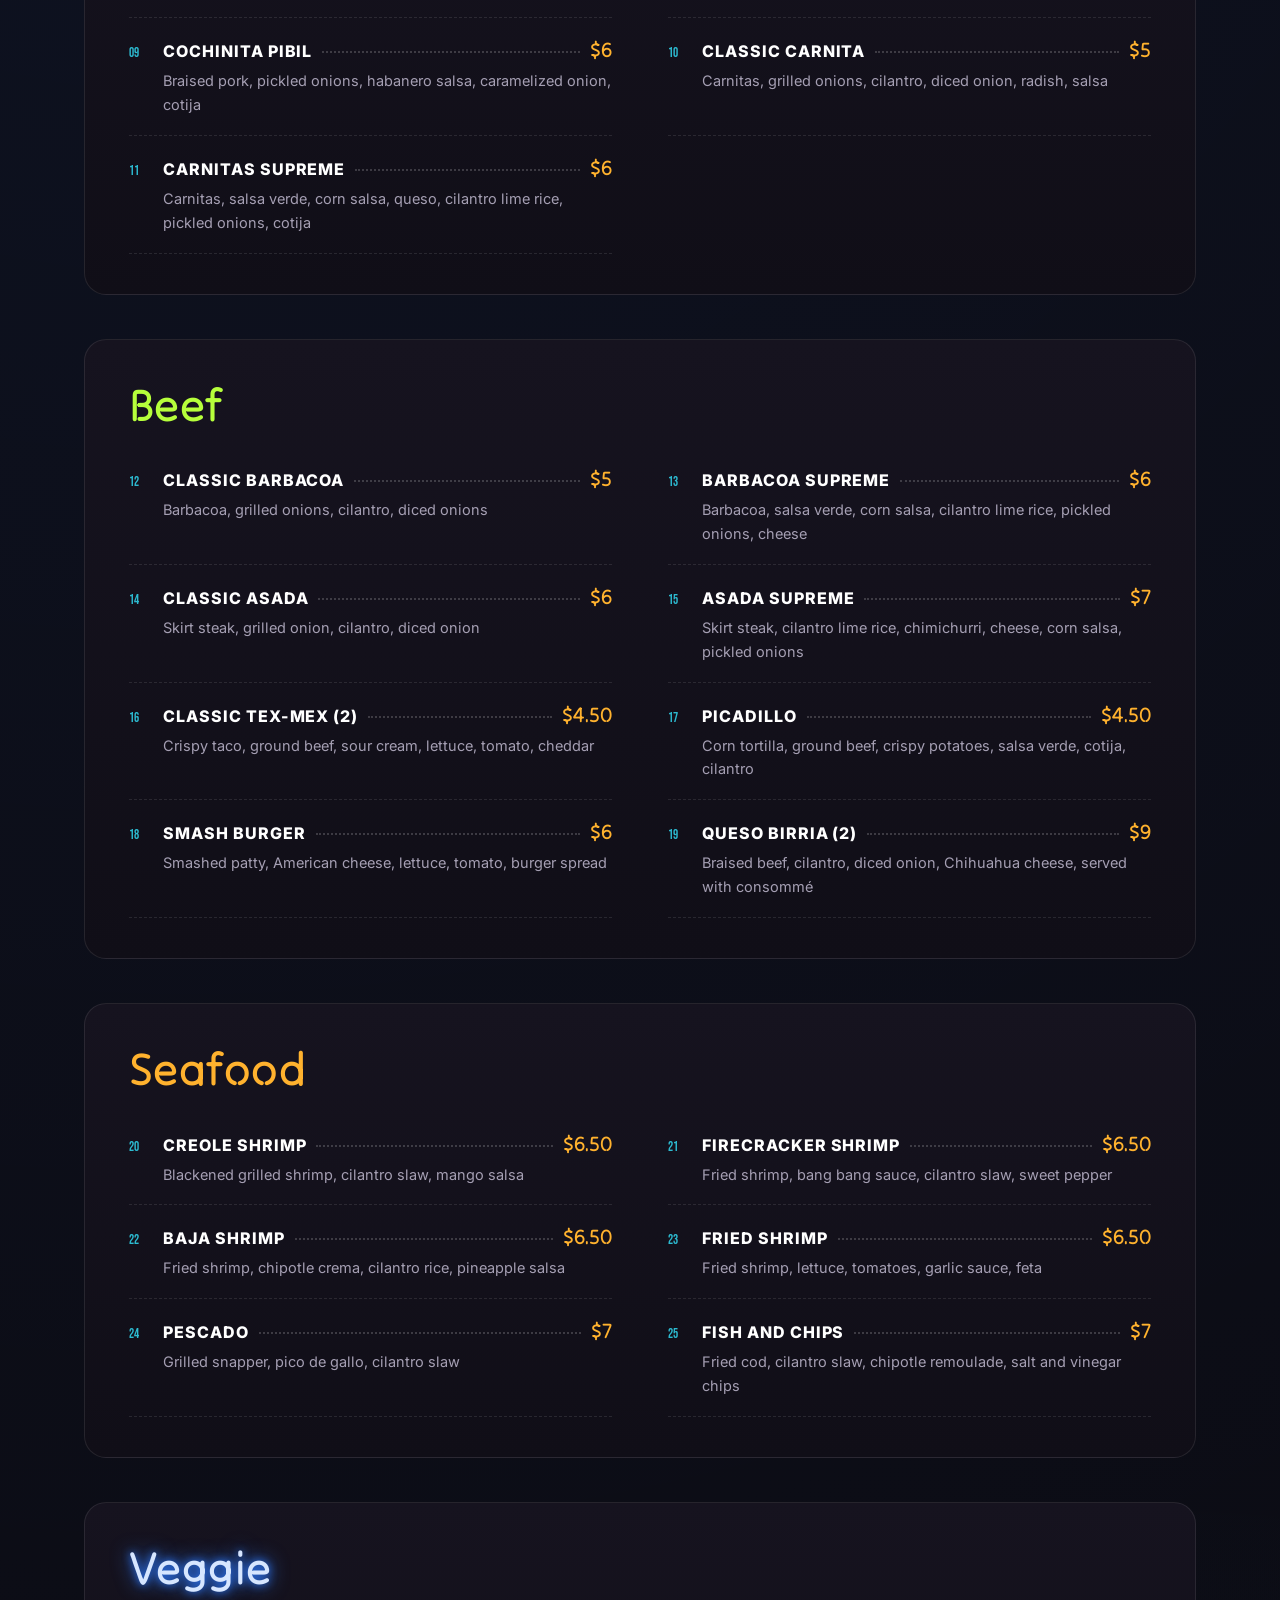
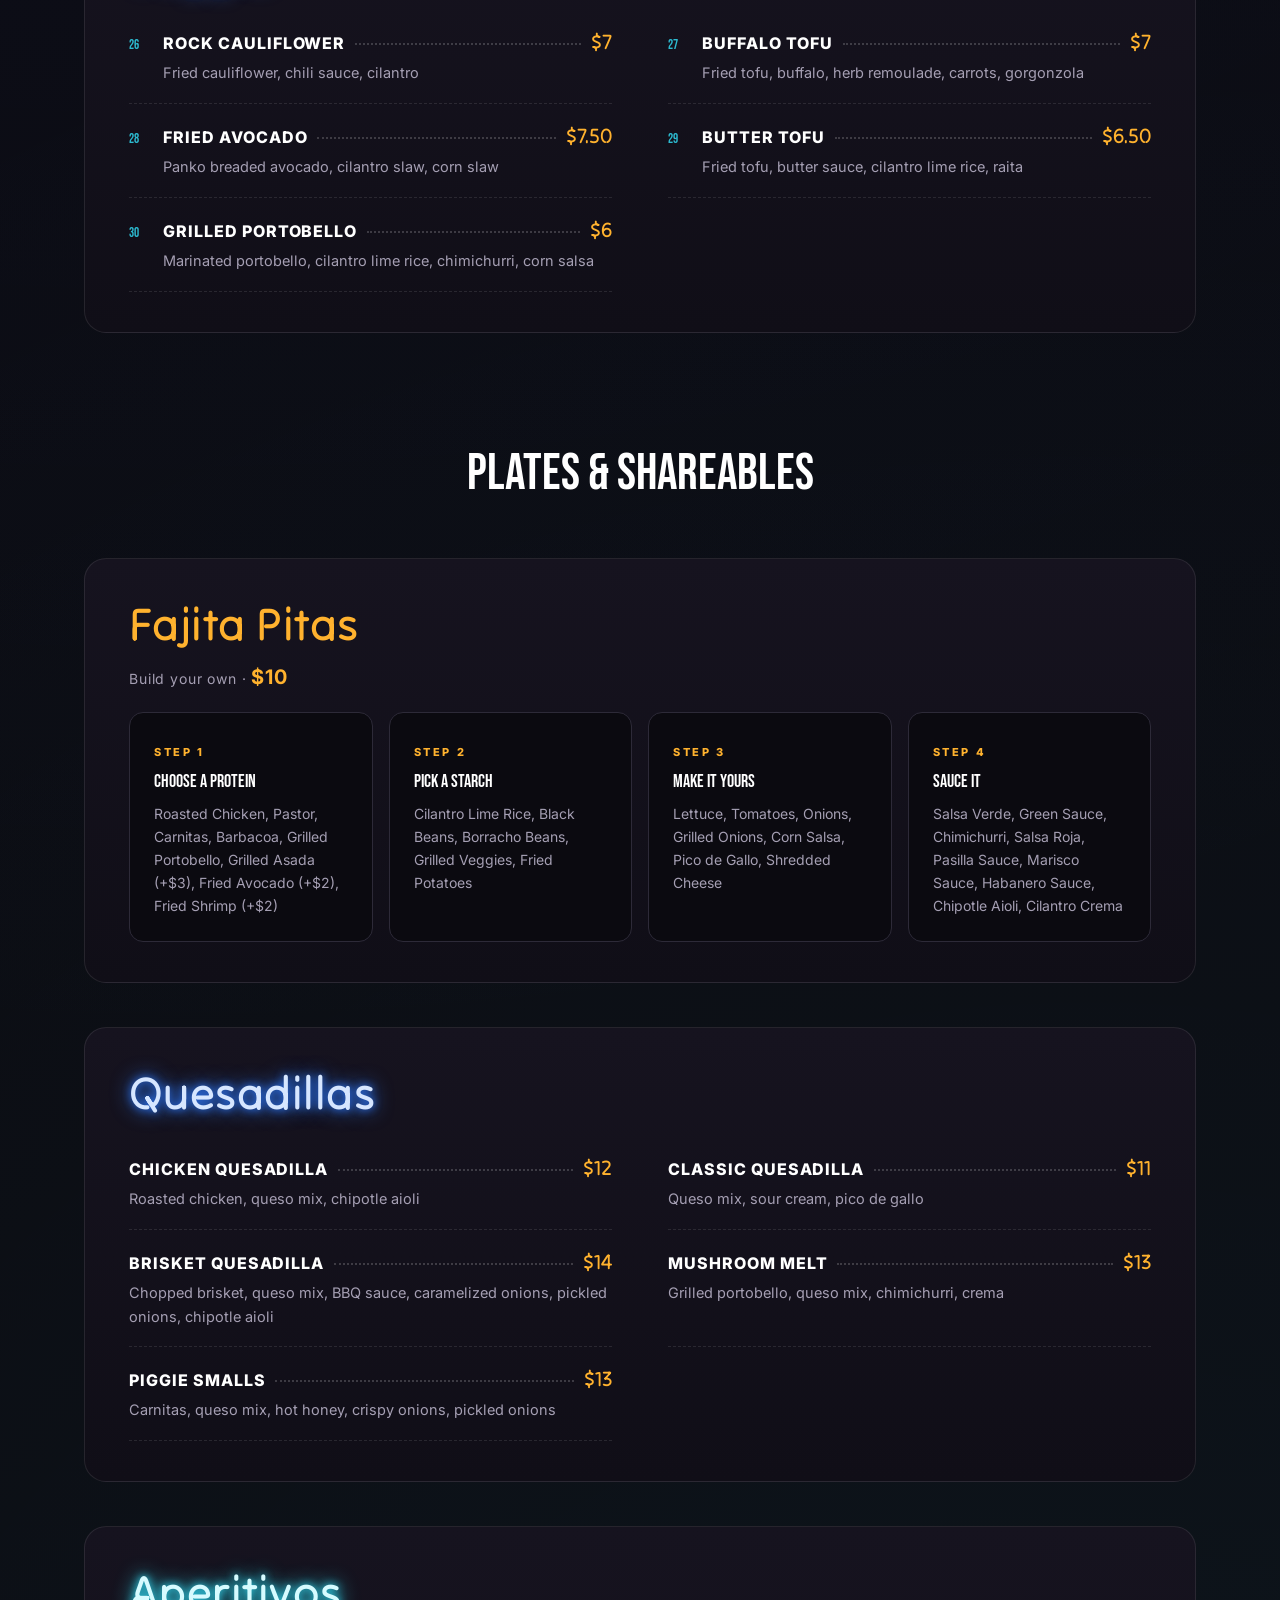
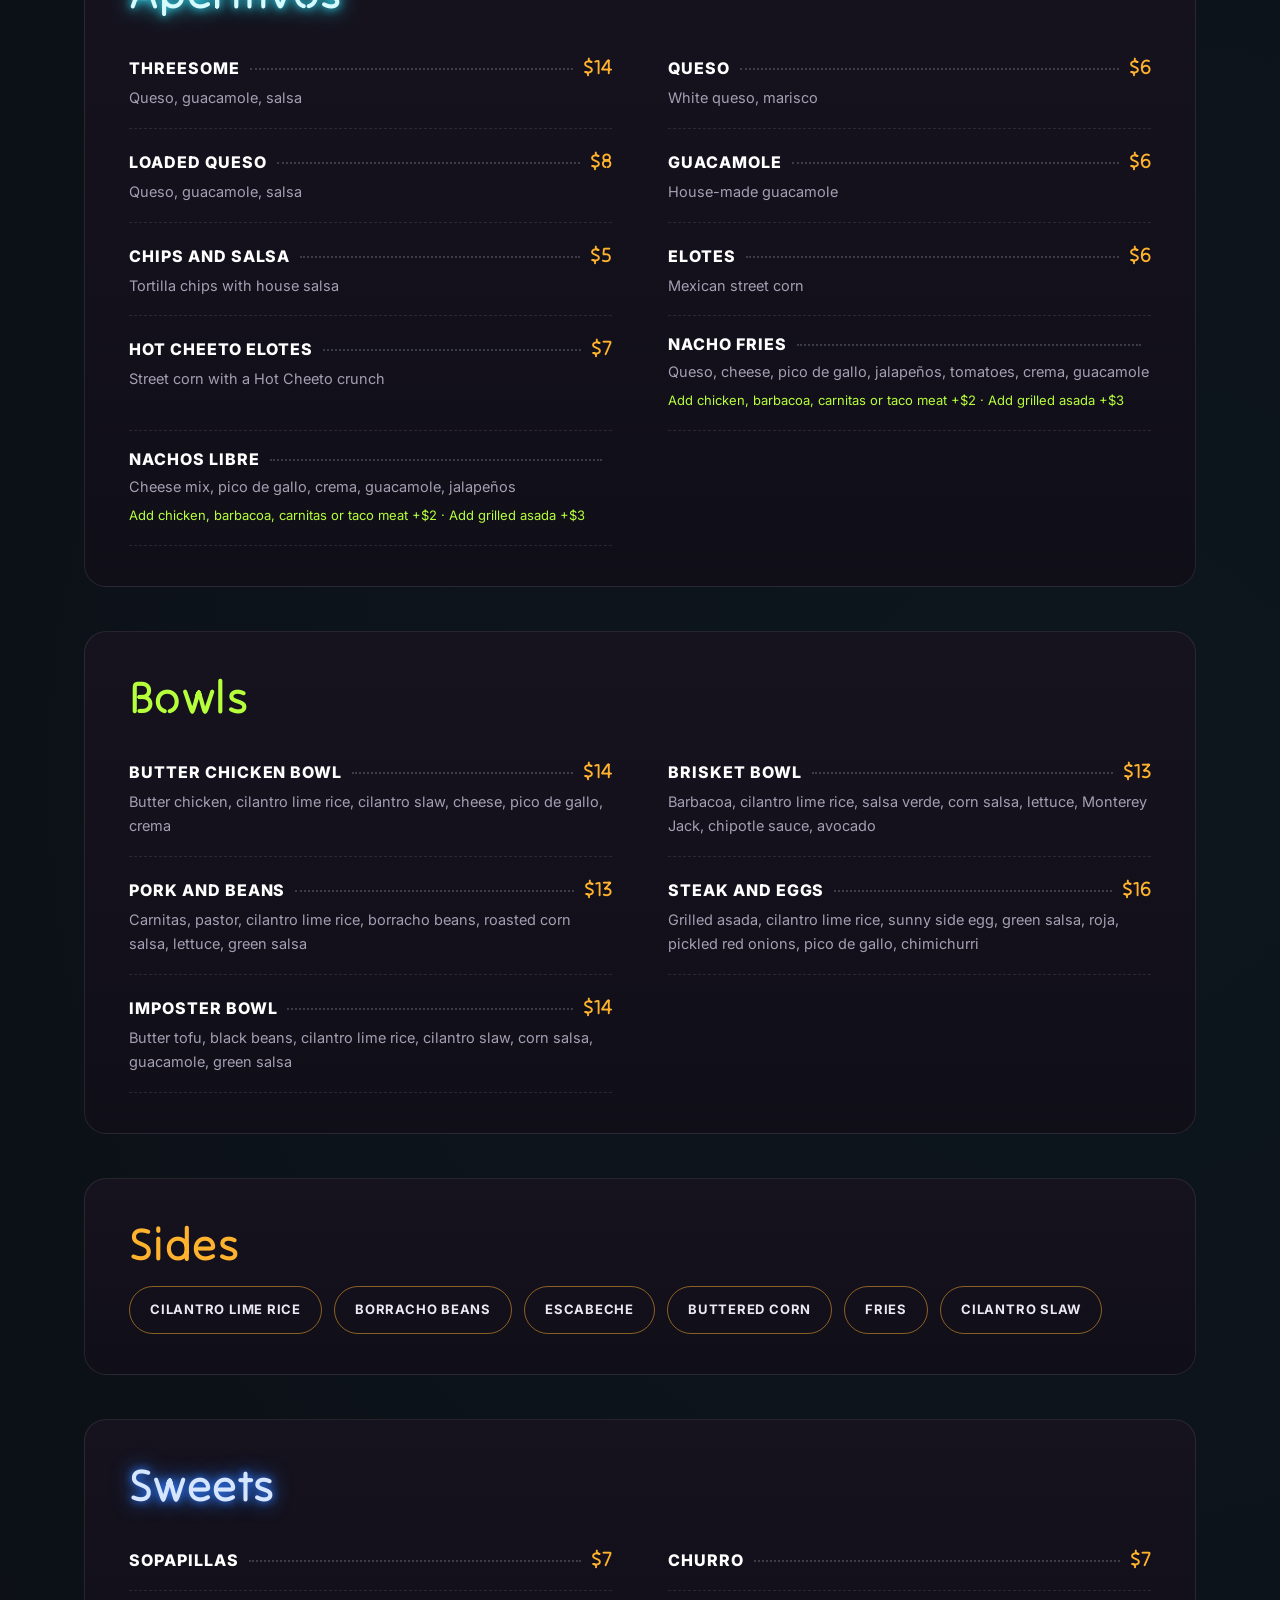
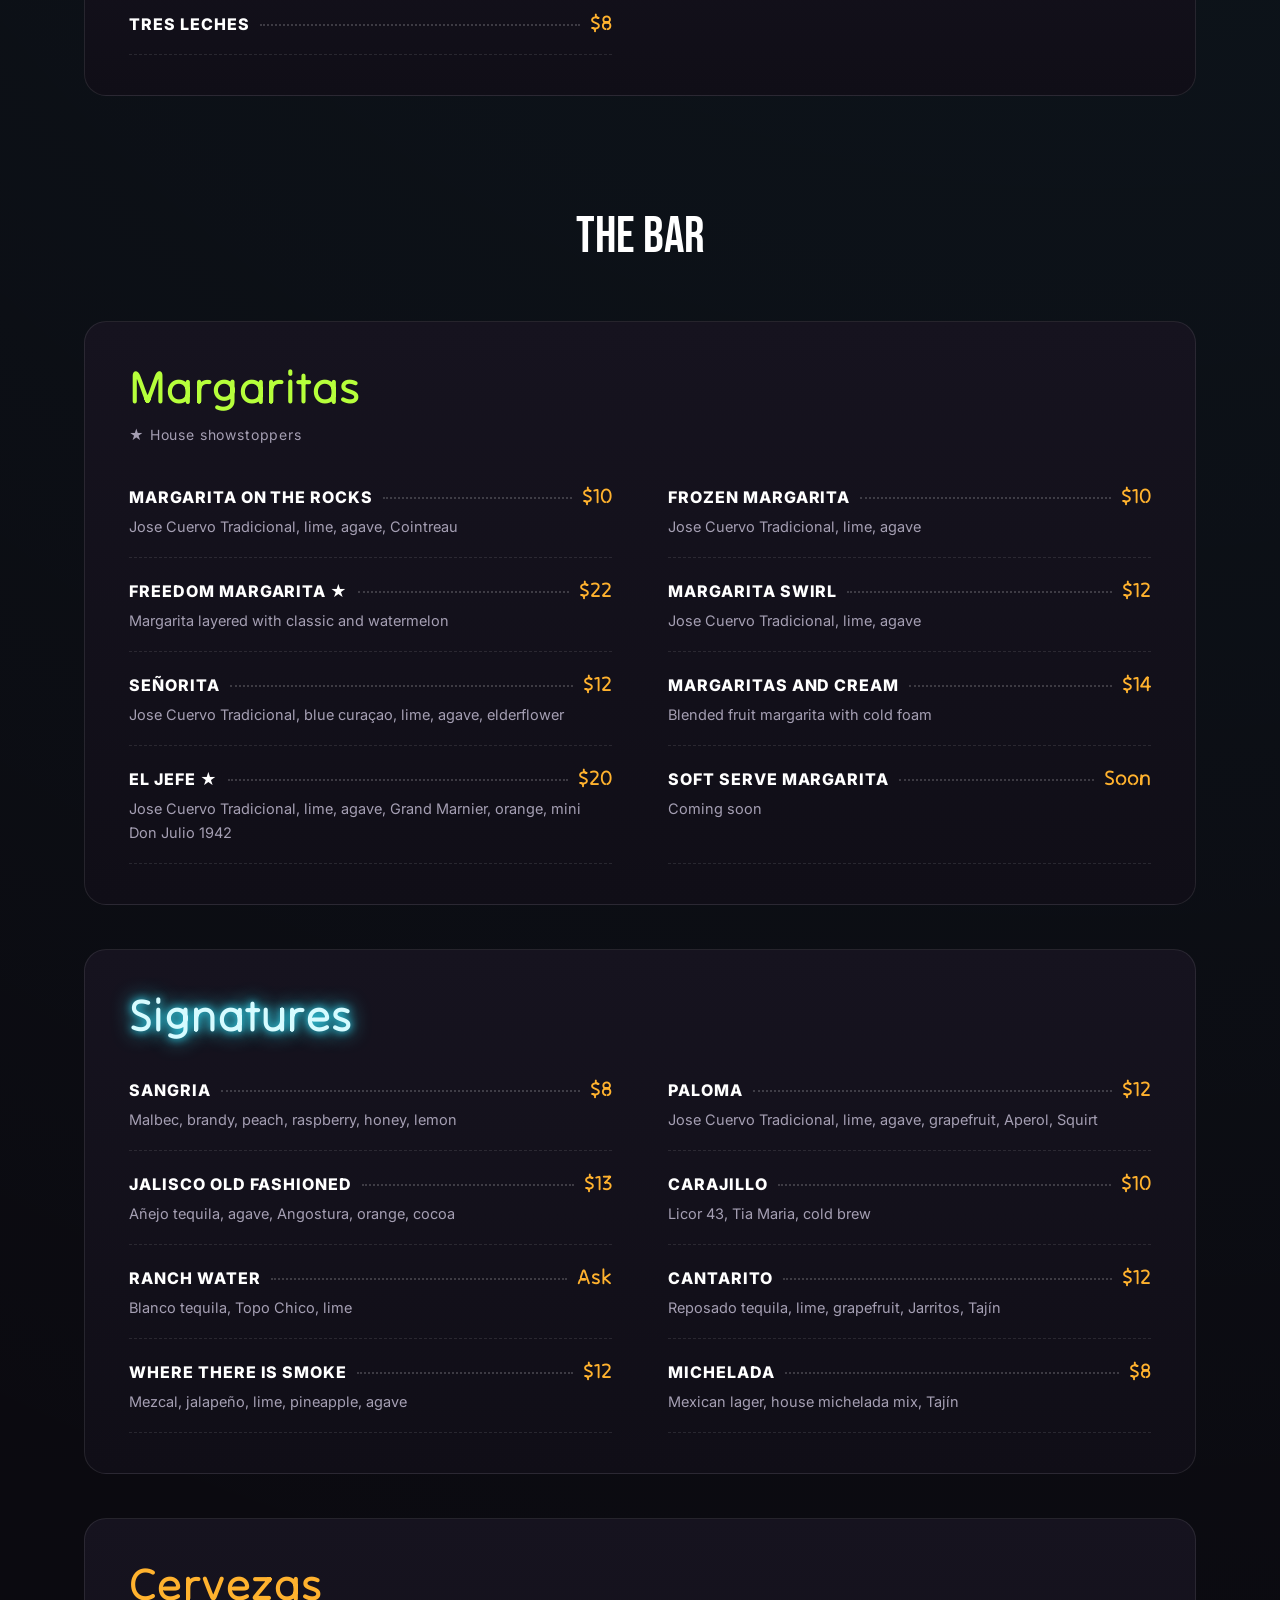
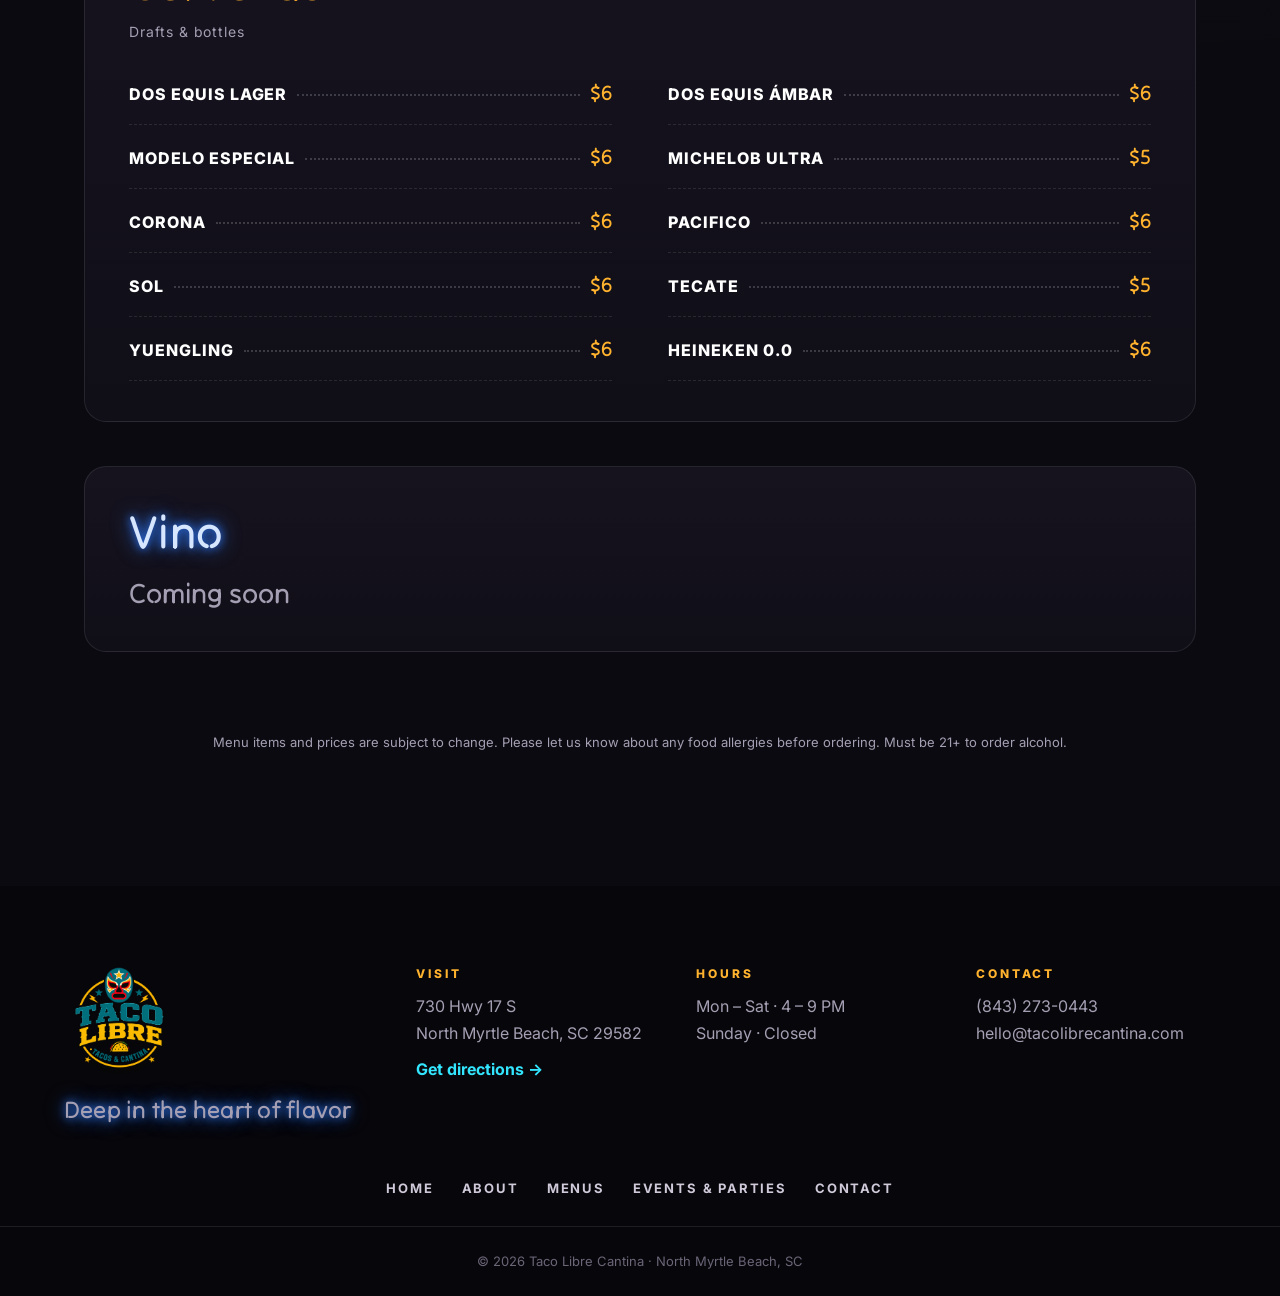
<file: menu.html>
<!doctype html>
<html lang="en">
<head>
<meta charset="utf-8">
<meta name="viewport" content="width=device-width,initial-scale=1">
<title>Menu | Taco Libre Cantina</title>
<meta name="description" content="Full Taco Libre menu: 30 craft tacos, fajita pitas, quesadillas, bowls, aperitivos, margaritas, cocktails and beer.">
<meta name="theme-color" content="#0b0a10">
<link rel="icon" href="taco libre logo.png">
<link rel="preconnect" href="https://fonts.googleapis.com"><link rel="preconnect" href="https://fonts.gstatic.com" crossorigin>
<link href="https://fonts.googleapis.com/css2?family=Bebas+Neue&family=Tilt+Neon&family=Inter:wght@400;500;600;700;800&display=swap" rel="stylesheet">
<link rel="stylesheet" href="styles.css">
</head>
<body class="menu-page">
<a class="skip" href="#main">Skip to content</a>
<header class="site-header">
  <div class="header-bar">
    <a class="brand" href="index.html" aria-label="Taco Libre home"><img src="taco libre logo.png" alt="Taco Libre"></a>
    <nav class="nav" aria-label="Primary"><a href="index.html">Home</a><a href="about.html">About</a><a href="menu.html" class="active" aria-current="page">Menus</a><a href="events.html">Events & Parties</a><a href="contact.html">Contact</a></nav>
    <button class="nav-toggle" aria-label="Open menu" aria-expanded="false"><span></span><span></span><span></span></button>
  </div>
</header>
<main id="main">

<section class="page-hero" style="--bg:url('taco 1.avif')">
  <div class="page-hero-inner">
    <p class="kicker">Tacos · Plates · Margs</p>
    <h1 class="sign">The <span class="neon-script cyan">Menu</span></h1>
    <p class="sub">Every taco is sold individually so you can mix, match and travel the world one tortilla at a time. Order at the counter — we'll bring it to your table.</p>
  </div>
</section>

<div class="menu-wrap">
  <div class="menu-part" id="tacos"><h2 class="part-title">Tacos <small>sold individually · (2) = two per order</small></h2><section class="menu-block reveal" id="tacos-chicken"><h3 class="menu-title"><span class="neon-script pink">Chicken</span></h3><div class="mi-grid"><article class="mi"><div class="mi-head"><span class="mi-num">01</span><h4>Chicken Tinga</h4><span class="dots"></span><span class="mi-price">$4.50</span></div><p>Roasted chicken, grilled onion, cilantro, diced onion</p></article><article class="mi"><div class="mi-head"><span class="mi-num">02</span><h4>Pollo Supreme</h4><span class="dots"></span><span class="mi-price">$6</span></div><p>Roasted chicken, queso, corn salsa, chipotle aioli, queso fresco</p></article><article class="mi"><div class="mi-head"><span class="mi-num">03</span><h4>Chicken Club</h4><span class="dots"></span><span class="mi-price">$6</span></div><p>Roasted chicken, lettuce, pico de gallo, bacon, chipotle aioli</p></article><article class="mi"><div class="mi-head"><span class="mi-num">04</span><h4>Buffalo Chicken</h4><span class="dots"></span><span class="mi-price">$6</span></div><p>Fried tender, buffalo, herb remoulade, carrots, gorgonzola</p></article><article class="mi"><div class="mi-head"><span class="mi-num">05</span><h4>Nashville Hot</h4><span class="dots"></span><span class="mi-price">$6</span></div><p>Fried tender, Nashville sauce, coleslaw, pickles</p></article><article class="mi"><div class="mi-head"><span class="mi-num">06</span><h4>Butter Chicken</h4><span class="dots"></span><span class="mi-price">$6.50</span></div><p>Fried tender, butter sauce, cilantro lime rice, raita</p></article></div></section><section class="menu-block reveal" id="tacos-pork"><h3 class="menu-title"><span class="neon-script cyan">Pork</span></h3><div class="mi-grid"><article class="mi"><div class="mi-head"><span class="mi-num">07</span><h4>Classic Pastor</h4><span class="dots"></span><span class="mi-price">$6</span></div><p>Pastor, grilled pineapple, onion, cilantro, radish</p></article><article class="mi"><div class="mi-head"><span class="mi-num">08</span><h4>Pastor Supreme</h4><span class="dots"></span><span class="mi-price">$7</span></div><p>Pastor, grilled pineapple salsa, grilled onions, cilantro lime rice, chicharrón</p></article><article class="mi"><div class="mi-head"><span class="mi-num">09</span><h4>Cochinita Pibil</h4><span class="dots"></span><span class="mi-price">$6</span></div><p>Braised pork, pickled onions, habanero salsa, caramelized onion, cotija</p></article><article class="mi"><div class="mi-head"><span class="mi-num">10</span><h4>Classic Carnita</h4><span class="dots"></span><span class="mi-price">$5</span></div><p>Carnitas, grilled onions, cilantro, diced onion, radish, salsa</p></article><article class="mi"><div class="mi-head"><span class="mi-num">11</span><h4>Carnitas Supreme</h4><span class="dots"></span><span class="mi-price">$6</span></div><p>Carnitas, salsa verde, corn salsa, queso, cilantro lime rice, pickled onions, cotija</p></article></div></section><section class="menu-block reveal" id="tacos-beef"><h3 class="menu-title"><span class="neon-script lime">Beef</span></h3><div class="mi-grid"><article class="mi"><div class="mi-head"><span class="mi-num">12</span><h4>Classic Barbacoa</h4><span class="dots"></span><span class="mi-price">$5</span></div><p>Barbacoa, grilled onions, cilantro, diced onions</p></article><article class="mi"><div class="mi-head"><span class="mi-num">13</span><h4>Barbacoa Supreme</h4><span class="dots"></span><span class="mi-price">$6</span></div><p>Barbacoa, salsa verde, corn salsa, cilantro lime rice, pickled onions, cheese</p></article><article class="mi"><div class="mi-head"><span class="mi-num">14</span><h4>Classic Asada</h4><span class="dots"></span><span class="mi-price">$6</span></div><p>Skirt steak, grilled onion, cilantro, diced onion</p></article><article class="mi"><div class="mi-head"><span class="mi-num">15</span><h4>Asada Supreme</h4><span class="dots"></span><span class="mi-price">$7</span></div><p>Skirt steak, cilantro lime rice, chimichurri, cheese, corn salsa, pickled onions</p></article><article class="mi"><div class="mi-head"><span class="mi-num">16</span><h4>Classic Tex-Mex (2)</h4><span class="dots"></span><span class="mi-price">$4.50</span></div><p>Crispy taco, ground beef, sour cream, lettuce, tomato, cheddar</p></article><article class="mi"><div class="mi-head"><span class="mi-num">17</span><h4>Picadillo</h4><span class="dots"></span><span class="mi-price">$4.50</span></div><p>Corn tortilla, ground beef, crispy potatoes, salsa verde, cotija, cilantro</p></article><article class="mi"><div class="mi-head"><span class="mi-num">18</span><h4>Smash Burger</h4><span class="dots"></span><span class="mi-price">$6</span></div><p>Smashed patty, American cheese, lettuce, tomato, burger spread</p></article><article class="mi"><div class="mi-head"><span class="mi-num">19</span><h4>Queso Birria (2)</h4><span class="dots"></span><span class="mi-price">$9</span></div><p>Braised beef, cilantro, diced onion, Chihuahua cheese, served with consommé</p></article></div></section><section class="menu-block reveal" id="tacos-seafood"><h3 class="menu-title"><span class="neon-script amber">Seafood</span></h3><div class="mi-grid"><article class="mi"><div class="mi-head"><span class="mi-num">20</span><h4>Creole Shrimp</h4><span class="dots"></span><span class="mi-price">$6.50</span></div><p>Blackened grilled shrimp, cilantro slaw, mango salsa</p></article><article class="mi"><div class="mi-head"><span class="mi-num">21</span><h4>Firecracker Shrimp</h4><span class="dots"></span><span class="mi-price">$6.50</span></div><p>Fried shrimp, bang bang sauce, cilantro slaw, sweet pepper</p></article><article class="mi"><div class="mi-head"><span class="mi-num">22</span><h4>Baja Shrimp</h4><span class="dots"></span><span class="mi-price">$6.50</span></div><p>Fried shrimp, chipotle crema, cilantro rice, pineapple salsa</p></article><article class="mi"><div class="mi-head"><span class="mi-num">23</span><h4>Fried Shrimp</h4><span class="dots"></span><span class="mi-price">$6.50</span></div><p>Fried shrimp, lettuce, tomatoes, garlic sauce, feta</p></article><article class="mi"><div class="mi-head"><span class="mi-num">24</span><h4>Pescado</h4><span class="dots"></span><span class="mi-price">$7</span></div><p>Grilled snapper, pico de gallo, cilantro slaw</p></article><article class="mi"><div class="mi-head"><span class="mi-num">25</span><h4>Fish and Chips</h4><span class="dots"></span><span class="mi-price">$7</span></div><p>Fried cod, cilantro slaw, chipotle remoulade, salt and vinegar chips</p></article></div></section><section class="menu-block reveal" id="tacos-veggie"><h3 class="menu-title"><span class="neon-script pink">Veggie</span></h3><div class="mi-grid"><article class="mi"><div class="mi-head"><span class="mi-num">26</span><h4>Rock Cauliflower</h4><span class="dots"></span><span class="mi-price">$7</span></div><p>Fried cauliflower, chili sauce, cilantro</p></article><article class="mi"><div class="mi-head"><span class="mi-num">27</span><h4>Buffalo Tofu</h4><span class="dots"></span><span class="mi-price">$7</span></div><p>Fried tofu, buffalo, herb remoulade, carrots, gorgonzola</p></article><article class="mi"><div class="mi-head"><span class="mi-num">28</span><h4>Fried Avocado</h4><span class="dots"></span><span class="mi-price">$7.50</span></div><p>Panko breaded avocado, cilantro slaw, corn slaw</p></article><article class="mi"><div class="mi-head"><span class="mi-num">29</span><h4>Butter Tofu</h4><span class="dots"></span><span class="mi-price">$6.50</span></div><p>Fried tofu, butter sauce, cilantro lime rice, raita</p></article><article class="mi"><div class="mi-head"><span class="mi-num">30</span><h4>Grilled Portobello</h4><span class="dots"></span><span class="mi-price">$6</span></div><p>Marinated portobello, cilantro lime rice, chimichurri, corn salsa</p></article></div></section></div>
  <div class="menu-part"><h2 class="part-title">Plates & Shareables</h2>
  <section class="menu-block reveal" id="fajita"><h3 class="menu-title"><span class="neon-script amber">Fajita Pitas</span></h3><p class="menu-note">Build your own · <strong>$10</strong></p><div class="steps"><div class="step"><span class="step-n">Step 1</span><h4>Choose a Protein</h4><p>Roasted Chicken, Pastor, Carnitas, Barbacoa, Grilled Portobello, Grilled Asada (+$3), Fried Avocado (+$2), Fried Shrimp (+$2)</p></div><div class="step"><span class="step-n">Step 2</span><h4>Pick a Starch</h4><p>Cilantro Lime Rice, Black Beans, Borracho Beans, Grilled Veggies, Fried Potatoes</p></div><div class="step"><span class="step-n">Step 3</span><h4>Make It Yours</h4><p>Lettuce, Tomatoes, Onions, Grilled Onions, Corn Salsa, Pico de Gallo, Shredded Cheese</p></div><div class="step"><span class="step-n">Step 4</span><h4>Sauce It</h4><p>Salsa Verde, Green Sauce, Chimichurri, Salsa Roja, Pasilla Sauce, Marisco Sauce, Habanero Sauce, Chipotle Aioli, Cilantro Crema</p></div></div></section>
  <section class="menu-block reveal" id="quesadillas"><h3 class="menu-title"><span class="neon-script pink">Quesadillas</span></h3><div class="mi-grid"><article class="mi"><div class="mi-head"><h4>Chicken Quesadilla</h4><span class="dots"></span><span class="mi-price">$12</span></div><p>Roasted chicken, queso mix, chipotle aioli</p></article><article class="mi"><div class="mi-head"><h4>Classic Quesadilla</h4><span class="dots"></span><span class="mi-price">$11</span></div><p>Queso mix, sour cream, pico de gallo</p></article><article class="mi"><div class="mi-head"><h4>Brisket Quesadilla</h4><span class="dots"></span><span class="mi-price">$14</span></div><p>Chopped brisket, queso mix, BBQ sauce, caramelized onions, pickled onions, chipotle aioli</p></article><article class="mi"><div class="mi-head"><h4>Mushroom Melt</h4><span class="dots"></span><span class="mi-price">$13</span></div><p>Grilled portobello, queso mix, chimichurri, crema</p></article><article class="mi"><div class="mi-head"><h4>Piggie Smalls</h4><span class="dots"></span><span class="mi-price">$13</span></div><p>Carnitas, queso mix, hot honey, crispy onions, pickled onions</p></article></div></section>
  <section class="menu-block reveal" id="aperitivos"><h3 class="menu-title"><span class="neon-script cyan">Aperitivos</span></h3><div class="mi-grid"><article class="mi"><div class="mi-head"><h4>Threesome</h4><span class="dots"></span><span class="mi-price">$14</span></div><p>Queso, guacamole, salsa</p></article><article class="mi"><div class="mi-head"><h4>Queso</h4><span class="dots"></span><span class="mi-price">$6</span></div><p>White queso, marisco</p></article><article class="mi"><div class="mi-head"><h4>Loaded Queso</h4><span class="dots"></span><span class="mi-price">$8</span></div><p>Queso, guacamole, salsa</p></article><article class="mi"><div class="mi-head"><h4>Guacamole</h4><span class="dots"></span><span class="mi-price">$6</span></div><p>House-made guacamole</p></article><article class="mi"><div class="mi-head"><h4>Chips and Salsa</h4><span class="dots"></span><span class="mi-price">$5</span></div><p>Tortilla chips with house salsa</p></article><article class="mi"><div class="mi-head"><h4>Elotes</h4><span class="dots"></span><span class="mi-price">$6</span></div><p>Mexican street corn</p></article><article class="mi"><div class="mi-head"><h4>Hot Cheeto Elotes</h4><span class="dots"></span><span class="mi-price">$7</span></div><p>Street corn with a Hot Cheeto crunch</p></article><article class="mi"><div class="mi-head"><h4>Nacho Fries</h4><span class="dots"></span><span class="mi-price"></span></div><p>Queso, cheese, pico de gallo, jalapeños, tomatoes, crema, guacamole<br><span class='addon'>Add chicken, barbacoa, carnitas or taco meat +$2 · Add grilled asada +$3</span></p></article><article class="mi"><div class="mi-head"><h4>Nachos Libre</h4><span class="dots"></span><span class="mi-price"></span></div><p>Cheese mix, pico de gallo, crema, guacamole, jalapeños<br><span class='addon'>Add chicken, barbacoa, carnitas or taco meat +$2 · Add grilled asada +$3</span></p></article></div></section>
  <section class="menu-block reveal" id="bowls"><h3 class="menu-title"><span class="neon-script lime">Bowls</span></h3><div class="mi-grid"><article class="mi"><div class="mi-head"><h4>Butter Chicken Bowl</h4><span class="dots"></span><span class="mi-price">$14</span></div><p>Butter chicken, cilantro lime rice, cilantro slaw, cheese, pico de gallo, crema</p></article><article class="mi"><div class="mi-head"><h4>Brisket Bowl</h4><span class="dots"></span><span class="mi-price">$13</span></div><p>Barbacoa, cilantro lime rice, salsa verde, corn salsa, lettuce, Monterey Jack, chipotle sauce, avocado</p></article><article class="mi"><div class="mi-head"><h4>Pork and Beans</h4><span class="dots"></span><span class="mi-price">$13</span></div><p>Carnitas, pastor, cilantro lime rice, borracho beans, roasted corn salsa, lettuce, green salsa</p></article><article class="mi"><div class="mi-head"><h4>Steak and Eggs</h4><span class="dots"></span><span class="mi-price">$16</span></div><p>Grilled asada, cilantro lime rice, sunny side egg, green salsa, roja, pickled red onions, pico de gallo, chimichurri</p></article><article class="mi"><div class="mi-head"><h4>Imposter Bowl</h4><span class="dots"></span><span class="mi-price">$14</span></div><p>Butter tofu, black beans, cilantro lime rice, cilantro slaw, corn salsa, guacamole, green salsa</p></article></div></section>
  <section class="menu-block reveal" id="sides"><h3 class="menu-title"><span class="neon-script amber">Sides</span></h3><ul class="chips"><li>Cilantro Lime Rice</li><li>Borracho Beans</li><li>Escabeche</li><li>Buttered Corn</li><li>Fries</li><li>Cilantro Slaw</li></ul></section>
  <section class="menu-block reveal" id="sweets"><h3 class="menu-title"><span class="neon-script pink">Sweets</span></h3><div class="mi-grid"><article class="mi"><div class="mi-head"><h4>Sopapillas</h4><span class="dots"></span><span class="mi-price">$7</span></div></article><article class="mi"><div class="mi-head"><h4>Churro</h4><span class="dots"></span><span class="mi-price">$7</span></div></article><article class="mi"><div class="mi-head"><h4>Tres Leches</h4><span class="dots"></span><span class="mi-price">$8</span></div></article></div></section>
  </div>
  <div class="menu-part bar"><h2 class="part-title">The Bar</h2>
  <section class="menu-block reveal" id="margaritas"><h3 class="menu-title"><span class="neon-script lime">Margaritas</span></h3><p class="menu-note">★ House showstoppers</p><div class="mi-grid"><article class="mi"><div class="mi-head"><h4>Margarita on the Rocks</h4><span class="dots"></span><span class="mi-price">$10</span></div><p>Jose Cuervo Tradicional, lime, agave, Cointreau</p></article><article class="mi"><div class="mi-head"><h4>Frozen Margarita</h4><span class="dots"></span><span class="mi-price">$10</span></div><p>Jose Cuervo Tradicional, lime, agave</p></article><article class="mi"><div class="mi-head"><h4>Freedom Margarita ★</h4><span class="dots"></span><span class="mi-price">$22</span></div><p>Margarita layered with classic and watermelon</p></article><article class="mi"><div class="mi-head"><h4>Margarita Swirl</h4><span class="dots"></span><span class="mi-price">$12</span></div><p>Jose Cuervo Tradicional, lime, agave</p></article><article class="mi"><div class="mi-head"><h4>Señorita</h4><span class="dots"></span><span class="mi-price">$12</span></div><p>Jose Cuervo Tradicional, blue curaçao, lime, agave, elderflower</p></article><article class="mi"><div class="mi-head"><h4>Margaritas and Cream</h4><span class="dots"></span><span class="mi-price">$14</span></div><p>Blended fruit margarita with cold foam</p></article><article class="mi"><div class="mi-head"><h4>El Jefe ★</h4><span class="dots"></span><span class="mi-price">$20</span></div><p>Jose Cuervo Tradicional, lime, agave, Grand Marnier, orange, mini Don Julio 1942</p></article><article class="mi"><div class="mi-head"><h4>Soft Serve Margarita</h4><span class="dots"></span><span class="mi-price">Soon</span></div><p>Coming soon</p></article></div></section>
  <section class="menu-block reveal" id="signatures"><h3 class="menu-title"><span class="neon-script cyan">Signatures</span></h3><div class="mi-grid"><article class="mi"><div class="mi-head"><h4>Sangria</h4><span class="dots"></span><span class="mi-price">$8</span></div><p>Malbec, brandy, peach, raspberry, honey, lemon</p></article><article class="mi"><div class="mi-head"><h4>Paloma</h4><span class="dots"></span><span class="mi-price">$12</span></div><p>Jose Cuervo Tradicional, lime, agave, grapefruit, Aperol, Squirt</p></article><article class="mi"><div class="mi-head"><h4>Jalisco Old Fashioned</h4><span class="dots"></span><span class="mi-price">$13</span></div><p>Añejo tequila, agave, Angostura, orange, cocoa</p></article><article class="mi"><div class="mi-head"><h4>Carajillo</h4><span class="dots"></span><span class="mi-price">$10</span></div><p>Licor 43, Tia Maria, cold brew</p></article><article class="mi"><div class="mi-head"><h4>Ranch Water</h4><span class="dots"></span><span class="mi-price">Ask</span></div><p>Blanco tequila, Topo Chico, lime</p></article><article class="mi"><div class="mi-head"><h4>Cantarito</h4><span class="dots"></span><span class="mi-price">$12</span></div><p>Reposado tequila, lime, grapefruit, Jarritos, Tajín</p></article><article class="mi"><div class="mi-head"><h4>Where There Is Smoke</h4><span class="dots"></span><span class="mi-price">$12</span></div><p>Mezcal, jalapeño, lime, pineapple, agave</p></article><article class="mi"><div class="mi-head"><h4>Michelada</h4><span class="dots"></span><span class="mi-price">$8</span></div><p>Mexican lager, house michelada mix, Tajín</p></article></div></section>
  <section class="menu-block reveal" id="cervezas"><h3 class="menu-title"><span class="neon-script amber">Cervezas</span></h3><p class="menu-note">Drafts & bottles</p><div class="mi-grid"><article class="mi"><div class="mi-head"><h4>Dos Equis Lager</h4><span class="dots"></span><span class="mi-price">$6</span></div></article><article class="mi"><div class="mi-head"><h4>Dos Equis Ámbar</h4><span class="dots"></span><span class="mi-price">$6</span></div></article><article class="mi"><div class="mi-head"><h4>Modelo Especial</h4><span class="dots"></span><span class="mi-price">$6</span></div></article><article class="mi"><div class="mi-head"><h4>Michelob Ultra</h4><span class="dots"></span><span class="mi-price">$5</span></div></article><article class="mi"><div class="mi-head"><h4>Corona</h4><span class="dots"></span><span class="mi-price">$6</span></div></article><article class="mi"><div class="mi-head"><h4>Pacifico</h4><span class="dots"></span><span class="mi-price">$6</span></div></article><article class="mi"><div class="mi-head"><h4>Sol</h4><span class="dots"></span><span class="mi-price">$6</span></div></article><article class="mi"><div class="mi-head"><h4>Tecate</h4><span class="dots"></span><span class="mi-price">$5</span></div></article><article class="mi"><div class="mi-head"><h4>Yuengling</h4><span class="dots"></span><span class="mi-price">$6</span></div></article><article class="mi"><div class="mi-head"><h4>Heineken 0.0</h4><span class="dots"></span><span class="mi-price">$6</span></div></article></div></section>
  <section class="menu-block reveal" id="vino"><h3 class="menu-title"><span class="neon-script pink">Vino</span></h3><p class="soon">Coming soon</p></section>
  </div>
  <p class="fine">Menu items and prices are subject to change. Please let us know about any food allergies before ordering. Must be 21+ to order alcohol.</p>
</div>
</main>
<footer class="site-footer">
  <div class="footer-grid">
    <div class="footer-brand">
      <img src="taco libre logo.png" alt="Taco Libre">
      <p class="neon-script pink">Deep in the heart of flavor</p>
    </div>
    <div><h4>Visit</h4><p>730 Hwy 17 S<br>North Myrtle Beach, SC 29582</p><a class="link" href="https://maps.google.com/?q=Taco+Libre+730+Hwy+17+S+North+Myrtle+Beach+SC+29582" target="_blank" rel="noopener">Get directions →</a></div>
    <div><h4>Hours</h4><p>Mon – Sat · 4 – 9 PM<br>Sunday · Closed</p></div>
    <div><h4>Contact</h4><p><a href="tel:+18432730443">(843) 273-0443</a><br><a href="mailto:hello@tacolibrecantina.com">hello@tacolibrecantina.com</a></p></div>
  </div>
  <nav class="footer-nav"><a href="index.html">Home</a><a href="about.html">About</a><a href="menu.html">Menus</a><a href="events.html">Events & Parties</a><a href="contact.html">Contact</a></nav>
  <p class="copy">© <span class="year"></span> Taco Libre Cantina · North Myrtle Beach, SC</p>
</footer>
<script src="script.js"></script>
</body>
</html>
</file>
<file: styles.css>
:root{
--bg:#0b0a10;--bg2:#13111b;--panel:#1a1724;--line:rgba(255,255,255,.09);--text:#ece8f2;--muted:#a59fb3;
--pink:#2f7bff;--cyan:#33e6ff;--lime:#b6ff3b;--amber:#ffb22e;--red:#ff4a3d;
--disp:"Bebas Neue",Impact,sans-serif;--neon:"Tilt Neon",system-ui,sans-serif;--sans:"Inter",system-ui,sans-serif;--r:16px}
*{box-sizing:border-box}html{scroll-behavior:smooth;scroll-padding-top:120px}
body{margin:0;background:var(--bg);color:var(--text);font-family:var(--sans);line-height:1.65;-webkit-font-smoothing:antialiased;
background-image:radial-gradient(circle at 15% 10%,rgba(47,123,255,.08),transparent 40%),radial-gradient(circle at 85% 60%,rgba(51,230,255,.06),transparent 45%)}
img{display:block;max-width:100%}a{color:inherit}h1,h2,h3,h4{margin:0;line-height:1.05}
.skip{position:absolute;left:-999px}.skip:focus{left:12px;top:12px;z-index:99;background:#fff;color:#000;padding:8px 12px}
.section{padding:120px 5vw;max-width:1400px;margin:0 auto}.center{text-align:center}
.kicker{font:700 12px var(--sans);letter-spacing:.28em;text-transform:uppercase;color:var(--amber);margin:0 0 16px}
.lead{font-size:20px;color:var(--text)}.section p{color:var(--muted)}.section .lead{color:var(--text)}
/* type */
.sign{font-family:var(--disp);font-weight:400;letter-spacing:.02em;font-size:clamp(44px,5.6vw,78px);text-transform:uppercase;line-height:1.02;margin-bottom:26px;
color:#fff;text-shadow:0 2px 20px rgba(0,0,0,.6)}
.sign .neon-script{display:block;font-size:.9em;margin-top:6px;text-transform:none}
.neon-script{font-family:var(--neon);font-weight:400;letter-spacing:.01em;-webkit-text-fill-color:currentColor}
.pink{color:#d6e6ff;text-shadow:0 0 8px var(--pink),0 0 20px var(--pink)}
.cyan{color:#d6fbff;text-shadow:0 0 8px var(--cyan),0 0 20px var(--cyan)}
.lime{color:var(--lime)}
.amber{color:var(--amber)}


/* buttons */
.btn{display:inline-flex;align-items:center;justify-content:center;min-height:54px;padding:0 30px;border-radius:999px;font:800 14px var(--sans);letter-spacing:.12em;text-transform:uppercase;text-decoration:none;cursor:pointer;border:0;transition:transform .2s,box-shadow .2s,filter .2s}
.btn:hover{transform:translateY(-2px)}.btn-sm{min-height:42px;padding:0 20px;font-size:12px}
.btn-neon{background:var(--pink);color:#fff;box-shadow:0 0 16px rgba(47,123,255,.55)}
.btn-neon:hover{box-shadow:0 0 24px rgba(47,123,255,.75)}
.btn-outline{background:transparent;color:#e0fcff;box-shadow:0 0 0 2px var(--cyan) inset,0 0 14px rgba(51,230,255,.35)}.btn-outline:hover{background:rgba(51,230,255,.1);box-shadow:0 0 0 2px #fff inset,0 0 24px var(--cyan)}
.link{color:var(--cyan);font-weight:700;text-decoration:none}.link:hover{text-shadow:0 0 10px var(--cyan)}
.actions{display:flex;gap:14px;flex-wrap:wrap;margin-top:30px}
/* header */
.site-header{position:fixed;top:0;left:0;right:0;z-index:100}body{padding-top:84px}
.header-bar{display:flex;align-items:center;gap:30px;height:84px;padding:0 5vw;background:#0b0a10;border-bottom:1px solid rgba(47,123,255,.55);box-shadow:0 1px 18px rgba(47,123,255,.35)}
.brand img{height:64px;width:auto;filter:drop-shadow(0 2px 3px rgba(0,0,0,.35))}
.nav{display:flex;gap:6px;margin-left:auto;justify-content:flex-end}
.nav a{font:700 13px var(--sans);letter-spacing:.14em;text-transform:uppercase;text-decoration:none;color:#e6e1ee;padding:10px 14px;border-radius:999px;transition:.2s}
.nav a:hover{color:#fff;text-shadow:0 0 10px var(--pink)}.nav a.active{color:#d6e6ff;text-shadow:0 0 6px #fff,0 0 14px var(--pink);box-shadow:0 0 0 1.5px var(--pink) inset,0 0 14px rgba(47,123,255,.4)}

.nav-toggle{display:none;margin-left:auto;background:transparent;border:1.5px solid var(--pink);border-radius:10px;padding:11px 10px;cursor:pointer}
.nav-toggle span{display:block;width:24px;height:2px;background:#fff;margin:4px 0;transition:.3s}
.nav-toggle[aria-expanded=true] span:nth-child(1){transform:translateY(6px) rotate(45deg)}.nav-toggle[aria-expanded=true] span:nth-child(2){opacity:0}.nav-toggle[aria-expanded=true] span:nth-child(3){transform:translateY(-6px) rotate(-45deg)}
/* hero */
.hero{position:relative;min-height:calc(100svh - 84px);display:flex;align-items:flex-end;overflow:hidden;background:#000}
.hero video{position:absolute;inset:0;width:100%;height:100%;object-fit:cover}
.hero-shade{position:absolute;inset:0;background:linear-gradient(180deg,rgba(11,10,16,.35),rgba(11,10,16,.25) 40%,rgba(11,10,16,.92)),linear-gradient(90deg,rgba(11,10,16,.75),transparent 70%)}
.hero-inner{position:relative;z-index:2;padding:0 5vw 90px;max-width:960px}
.hero-title{display:flex;flex-direction:column;gap:4px;margin-bottom:22px}
.sign-xl{font:400 clamp(60px,10vw,150px)/.9 var(--disp);letter-spacing:.02em;text-transform:uppercase;color:#fff;text-shadow:0 2px 20px rgba(0,0,0,.6);line-height:1.1}
.sub{font-size:clamp(17px,1.5vw,20px);color:#d8d3e0;max-width:600px;margin:0}
.hours-sign{position:absolute;z-index:3;right:5vw;bottom:90px;display:flex;flex-direction:column;align-items:center;gap:2px;padding:18px 26px;border-radius:14px;background:rgba(11,10,16,.7);border:2px solid rgba(182,255,59,.6);}
.hours-sign b{font-size:40px;line-height:1}.hours-sign span:last-child{font-size:13px;font-weight:700;letter-spacing:.12em;text-transform:uppercase;color:#ddd}
.open-dot{width:9px;height:9px;border-radius:50%;background:var(--lime);box-shadow:0 0 10px var(--lime);}

/* marquee */
.marquee{overflow:hidden;background:#000;border-block:2px solid #2a2733;padding:16px 0}
.marquee-track{display:flex;gap:34px;width:max-content;animation:scroll 32s linear infinite}
.marquee span{font:400 26px var(--neon);white-space:nowrap;color:#e3eeff;text-shadow:0 0 8px var(--pink),0 0 18px var(--pink)}
.marquee span:nth-child(4n+3){color:#e0fcff;text-shadow:0 0 8px var(--cyan),0 0 18px var(--cyan)}.marquee span:nth-child(2n){color:var(--amber)}
@keyframes scroll{to{transform:translateX(-50%)}}
/* split */
.split{display:grid;grid-template-columns:1fr 1fr;gap:6vw;align-items:center}
.neon-frame{padding:0;border-radius:20px;border:2px solid rgba(47,123,255,.7);box-shadow:0 0 24px rgba(47,123,255,.35),0 30px 60px -20px rgba(0,0,0,.8)}
.neon-frame img{width:100%;aspect-ratio:4/3.3;object-fit:cover;border-radius:18px}
/* favorites */
.favs{padding-top:40px}.fav-grid{display:grid;grid-template-columns:repeat(3,1fr);gap:22px;margin:56px 0}
.fav{position:relative;padding:32px;border-radius:var(--r);background:linear-gradient(160deg,#1d1a28,#12101a);border:1px solid var(--line);transition:.3s}
.fav:hover{transform:translateY(-6px);border-color:rgba(47,123,255,.6);box-shadow:0 0 30px rgba(47,123,255,.2)}
.fav-tag{font:800 11px var(--sans);letter-spacing:.2em;text-transform:uppercase;color:var(--cyan)}
.fav h3{font:400 26px var(--disp);text-transform:uppercase;margin:14px 0 10px;color:#fff}.fav p{margin:0 0 20px;font-size:15px}
.fav-price{font:400 30px var(--neon);color:var(--amber)}
/* margs */
.margs{display:grid;grid-template-columns:1fr 1fr;background:var(--bg2);border-block:1px solid var(--line)}
.margs-img img{width:100%;height:100%;min-height:680px;object-fit:cover}.margs-copy{padding:110px 6vw;align-self:center}.margs-copy p{color:var(--muted);font-size:18px}
.price-list{list-style:none;padding:0;margin:30px 0}.price-list li{display:flex;gap:12px;align-items:baseline;padding:13px 0;font-weight:600}
.price-list i{flex:1;border-bottom:2px dotted rgba(255,255,255,.2)}.price-list b{font:400 22px var(--neon);color:var(--lime)}
/* cta */
.cta-strip{display:grid;grid-template-columns:1fr 1fr;gap:24px}
.cta-card{padding:54px 44px;border-radius:22px;background:#100e17;border:2px solid #2b2836;text-align:center}
.cta-card h3{font-size:42px;margin-bottom:12px}.cta-card p{margin:0 0 26px}
/* page hero */
.page-hero{position:relative;padding:150px 5vw 120px;text-align:center;overflow:hidden;background:#000}
.page-hero::before{content:"";position:absolute;inset:0;background:var(--bg) center/cover;opacity:.32;filter:saturate(1.2)}
.page-hero::after{content:"";position:absolute;inset:0;background:radial-gradient(ellipse at center,transparent 0,rgba(11,10,16,.7) 60%,var(--bg) 100%)}
.page-hero-inner{position:relative;z-index:2;max-width:860px;margin:auto}.page-hero .sign{font-size:clamp(46px,7vw,96px)}.page-hero .sub{margin:auto}
/* values */
.value-grid{display:grid;grid-template-columns:repeat(3,1fr);gap:22px;margin-top:50px}.value-grid.four{grid-template-columns:repeat(4,1fr)}
.value{padding:36px 30px;border-radius:var(--r);background:var(--panel);border:1px solid var(--line);text-align:center}
.v-icon{font-size:40px;display:block;margin-bottom:14px;}
.value h3{font:400 20px var(--disp);text-transform:uppercase;margin-bottom:10px;color:#fff}.value p{margin:0;font-size:15px}
.reverse .neon-frame{padding:0;border-radius:20px;border:2px solid rgba(47,123,255,.7);box-shadow:0 0 24px rgba(47,123,255,.35),0 30px 60px -20px rgba(0,0,0,.8)}
.how{padding-left:0;list-style:none;counter-reset:s;margin:26px 0}.how li{counter-increment:s;position:relative;padding:14px 0 14px 64px;color:var(--muted);border-bottom:1px solid var(--line)}
.how li::before{content:counter(s);position:absolute;left:0;top:10px;width:42px;height:42px;border-radius:50%;display:grid;place-items:center;font:400 20px var(--disp);color:var(--bg);background:var(--pink);color:#fff;box-shadow:0 0 14px var(--pink)}
.how b{color:#fff}.fine-left{font-size:13px}
/* forms */
.neon-form{padding:44px;border-radius:22px;background:#100e17;border:2px solid rgba(51,230,255,.35);box-shadow:0 0 40px rgba(51,230,255,.1)}
.neon-form h3{font-size:40px;margin-bottom:22px}
.neon-form label{display:block;font-size:12px;font-weight:700;letter-spacing:.14em;text-transform:uppercase;color:var(--muted);margin-bottom:16px}
.neon-form input,.neon-form select,.neon-form textarea{display:block;width:100%;margin-top:7px;padding:14px 16px;border-radius:12px;border:1px solid #34303f;background:#0b0a10;color:#fff;font:500 16px var(--sans);letter-spacing:0;text-transform:none}
.neon-form input:focus,.neon-form select:focus,.neon-form textarea:focus{outline:0;border-color:var(--cyan);box-shadow:0 0 0 3px rgba(51,230,255,.2)}
.row{display:grid;grid-template-columns:1fr 1fr;gap:14px}.neon-form .btn{width:100%;margin-top:6px}.form-note{font-size:13px;text-align:center;margin:14px 0 0}.form-note a{color:var(--cyan)}
/* contact */
.contact-grid{display:grid;grid-template-columns:1fr 1fr;gap:40px;align-items:start}.info-cards{display:grid;gap:18px}
.info{padding:28px 30px;border-radius:var(--r);background:var(--panel);border:1px solid var(--line)}
.info h4{font:800 12px var(--sans);letter-spacing:.24em;text-transform:uppercase;color:var(--amber);margin-bottom:10px}.info p{margin:0 0 8px;color:var(--text);font-size:17px}
.big-link{font:400 30px var(--neon);text-decoration:none;color:#d6e6ff;text-shadow:0 0 12px var(--pink)}.big-link.sm{font-size:22px;word-break:break-all}
.hours{width:100%;border-collapse:collapse}.hours td{padding:8px 0;border-bottom:1px solid var(--line)}.hours td:last-child{text-align:right;font-weight:700}.closed{color:var(--red)}
.map-wrap{padding:0 5vw 120px;max-width:1400px;margin:auto}.map-wrap iframe{width:100%;height:440px;border:0;border-radius:22px;filter:invert(.9) hue-rotate(180deg);box-shadow:0 0 0 10px #1a1724}
/* menu page */




.menu-wrap{max-width:1240px;margin:auto;padding:60px 5vw 120px}
.menu-part{margin-bottom:80px}
.part-title{font:400 clamp(34px,4vw,54px) var(--disp);text-transform:uppercase;text-align:center;padding:30px 0 10px;color:#fff}
.part-title small{display:block;font:600 13px var(--sans);letter-spacing:.2em;color:var(--muted);-webkit-text-fill-color:var(--muted);margin-top:10px}
.menu-block{margin-top:44px;padding:40px 44px;border-radius:22px;background:linear-gradient(180deg,#16131f,#100e17);border:1px solid var(--line);scroll-margin-top:170px}
.menu-title{font-size:46px;margin-bottom:18px}.menu-note{margin:-6px 0 18px;color:var(--muted);font-size:14px;letter-spacing:.06em}.menu-note strong{color:var(--amber);font-size:20px}
.mi-grid{display:grid;grid-template-columns:1fr 1fr;gap:0 56px}
.mi{padding:18px 0;border-bottom:1px dashed rgba(255,255,255,.1)}
.mi-head{display:flex;align-items:baseline;gap:10px}.mi-num{font:400 13px var(--disp);color:var(--cyan);opacity:.8;min-width:24px}
.mi h4{font:800 16px var(--sans);letter-spacing:.06em;text-transform:uppercase;color:#fff}
.dots{flex:1;border-bottom:2px dotted rgba(255,255,255,.18);transform:translateY(-4px);min-width:20px}
.mi-price{font:400 21px var(--neon);color:var(--amber);white-space:nowrap}
.mi p{margin:6px 0 0;color:var(--muted);font-size:14.5px}.mi-num+h4{}.mi:has(.mi-num) p{padding-left:34px}
.addon{display:inline-block;margin-top:6px;font-size:13px;color:var(--lime)}
.steps{display:grid;grid-template-columns:repeat(4,1fr);gap:16px}.step{padding:24px;border-radius:14px;background:#0b0a10;border:1px solid #2d2a38}
.step-n{font:800 11px var(--sans);letter-spacing:.24em;text-transform:uppercase;color:var(--amber)}.step h4{font:400 18px var(--disp);text-transform:uppercase;margin:8px 0 10px;color:#fff}.step p{margin:0;font-size:14px;color:var(--muted)}
.chips{display:flex;flex-wrap:wrap;gap:12px;list-style:none;padding:0;margin:0}.chips li{padding:12px 20px;border-radius:999px;border:1px solid rgba(255,178,46,.5);font-weight:700;letter-spacing:.06em;text-transform:uppercase;font-size:13px}
.soon{font:400 28px var(--neon);color:var(--muted);margin:0}
.fine{text-align:center;color:var(--muted);font-size:13px}
/* footer */
.site-footer{background:#07060a;margin-top:0}
.footer-grid{display:grid;grid-template-columns:1.3fr 1fr 1fr 1fr;gap:40px;max-width:1400px;margin:auto;padding:80px 5vw 40px}
.footer-brand img{height:110px;width:auto;margin-bottom:14px}.footer-brand p{font-size:24px;margin:0}
.footer-grid h4{font:800 12px var(--sans);letter-spacing:.24em;text-transform:uppercase;color:var(--amber);margin-bottom:12px}.footer-grid p{color:var(--muted);margin:0 0 10px}.footer-grid a{text-decoration:none}.footer-grid p a:hover{color:#fff}
.footer-nav{display:flex;justify-content:center;flex-wrap:wrap;gap:28px;padding:0 5vw 30px}.footer-nav a{font:700 13px var(--sans);letter-spacing:.14em;text-transform:uppercase;text-decoration:none;color:#cfc9da}.footer-nav a:hover{color:var(--pink)}
.copy{text-align:center;font-size:13px;color:#6b6578;border-top:1px solid var(--line);padding:24px;margin:0}
/* reveal */
.reveal{opacity:0;transform:translateY(26px);transition:opacity .8s,transform .8s}.reveal.in{opacity:1;transform:none}
@media(prefers-reduced-motion:reduce){.reveal{opacity:1;transform:none}.flicker,.marquee-track,.open-dot{animation:none}*{scroll-behavior:auto!important}}
/* responsive */
@media(max-width:1100px){.fav-grid{grid-template-columns:1fr 1fr}.value-grid.four,.steps{grid-template-columns:1fr 1fr}.footer-grid{grid-template-columns:1fr 1fr}}
@media(max-width:960px){
.desk{display:none}.nav-toggle{display:block}.header-bar{display:flex;align-items:center;gap:30px;height:84px;padding:0 5vw;background:#0b0a10;border-bottom:1px solid rgba(47,123,255,.55);box-shadow:0 1px 18px rgba(47,123,255,.35)}.brand img{height:54px}
.nav{position:absolute;top:100%;left:auto;right:0;width:min(320px,100vw);border-radius:0 0 0 16px;flex-direction:column;gap:0;background:#0f0d15;padding:10px 20px 24px;border-bottom:2px solid var(--pink);box-shadow:0 20px 40px rgba(0,0,0,.6);transform:translateY(-8px);opacity:0;visibility:hidden;transition:.25s;margin:0}
.nav.open{transform:none;opacity:1;visibility:visible}.nav a{color:#fff;padding:16px 8px;font-size:15px;border-radius:0;border-bottom:1px solid var(--line)}.nav a.active{background:none;box-shadow:none;color:var(--pink);text-shadow:0 0 10px var(--pink)}
.hero{min-height:calc(100svh - 76px)}
.split,.margs,.contact-grid,.cta-strip{grid-template-columns:1fr}.split{gap:50px}.margs-img img{min-height:380px;max-height:480px}
.mi-grid{grid-template-columns:1fr}.value-grid{grid-template-columns:1fr}}
@media(max-width:640px){
.section{padding:80px 20px}.hero-inner{padding:0 20px 150px}.hours-sign{left:20px;right:20px;bottom:24px;flex-direction:row;justify-content:center;gap:12px;padding:12px}.hours-sign b{font-size:28px}
.actions .btn{flex:1 1 100%}.fav-grid,.value-grid.four,.steps,.row{grid-template-columns:1fr}
.page-hero{padding:100px 20px 80px}.menu-wrap{padding:30px 14px 80px}.menu-block{padding:28px 20px}.menu-title{font-size:36px}.mi:has(.mi-num) p{padding-left:0}.mi h4{font-size:15px}
.margs-copy{padding:70px 20px}.cta-card{padding:40px 24px}.cta-card h3{font-size:34px}.neon-form{padding:30px 20px}.map-wrap{padding:0 20px 80px}.map-wrap iframe{height:340px}
.footer-grid{grid-template-columns:1fr;text-align:center;padding:60px 20px 30px}.footer-brand img{margin:0 auto 14px}}

.video-btn{position:absolute;z-index:4;top:24px;right:5vw;display:inline-flex;align-items:center;gap:10px;min-height:48px;padding:0 20px;border-radius:999px;border:2px solid var(--pink);background:rgba(11,10,16,.75);color:#fff;font:700 13px var(--sans);letter-spacing:.12em;text-transform:uppercase;cursor:pointer;box-shadow:0 0 14px rgba(47,123,255,.5);transition:background .2s,transform .2s}
.video-btn:hover{background:var(--pink);transform:translateY(-2px)}.video-btn:focus-visible{outline:2px solid #fff;outline-offset:3px}
.vb-icon{font-size:14px;line-height:1}
@media(max-width:640px){.video-btn{top:16px;right:20px;min-height:44px;padding:0 16px;font-size:12px}}
</file>
